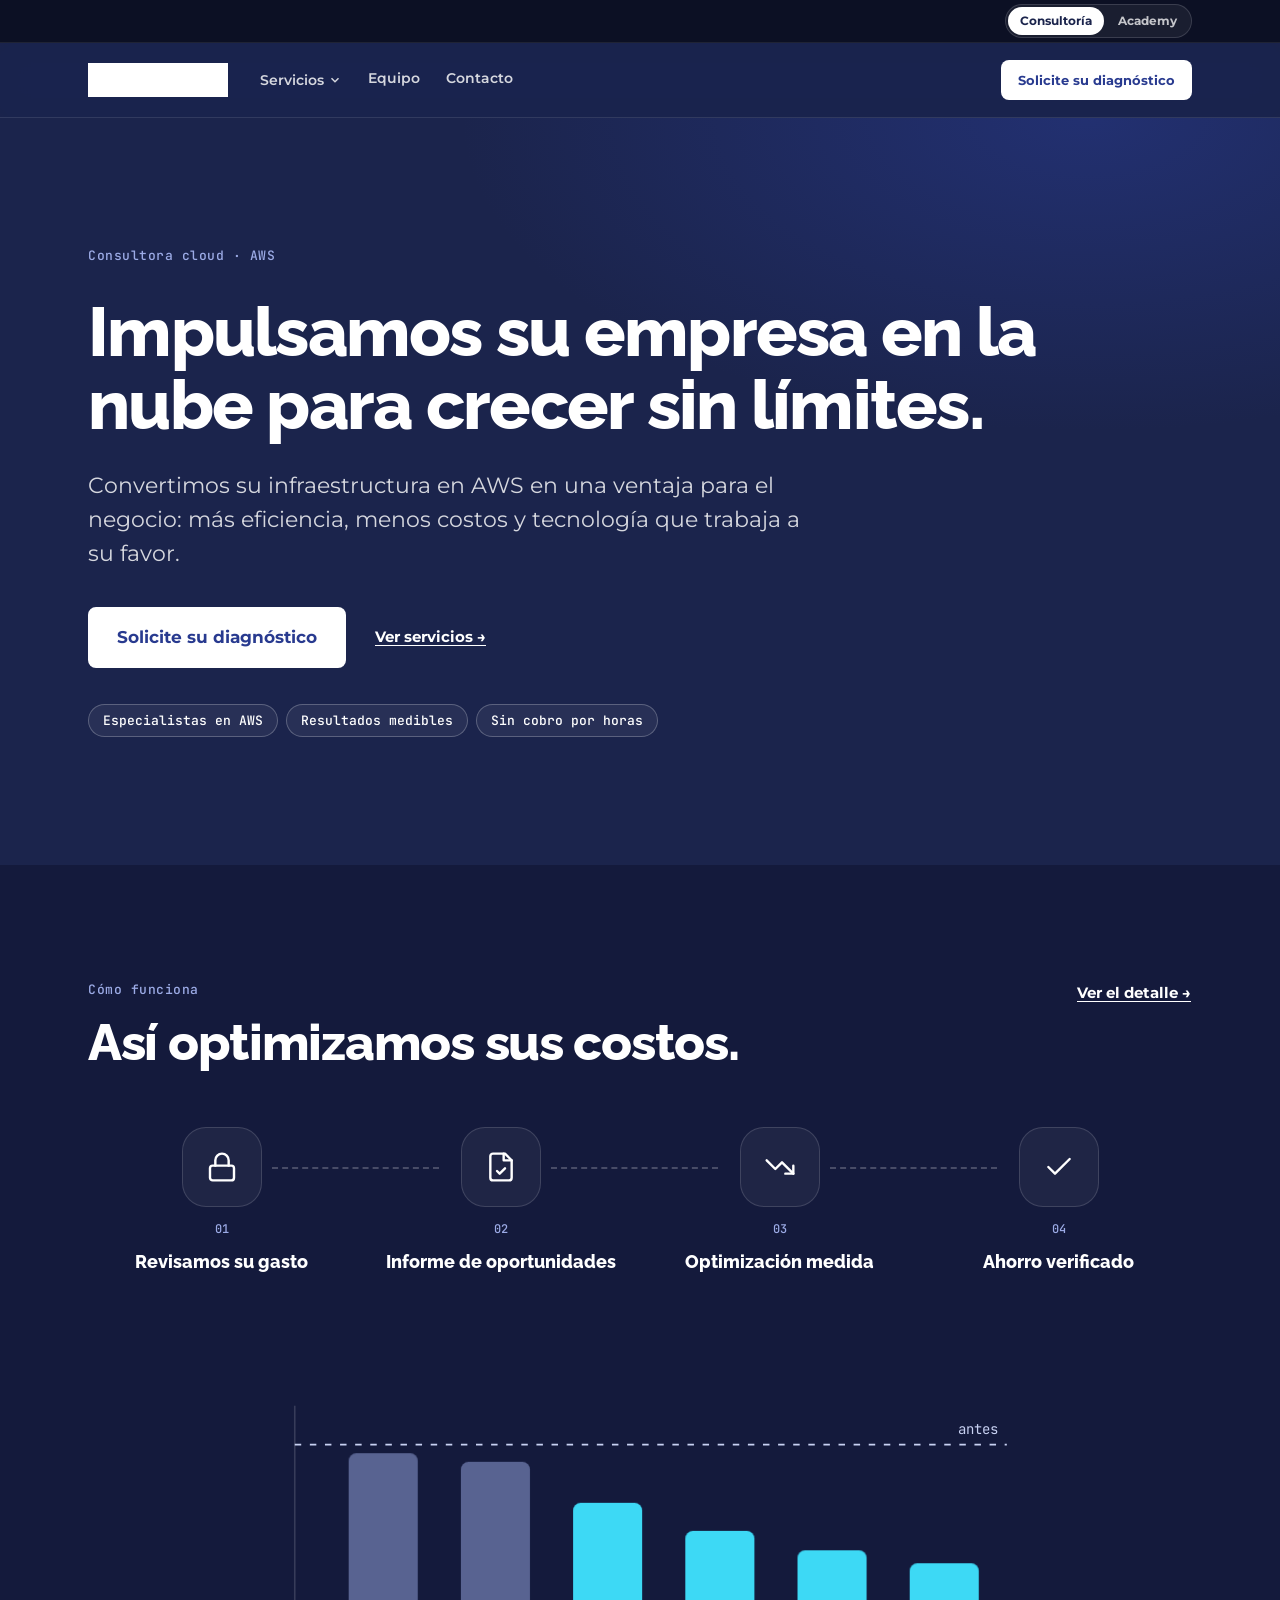
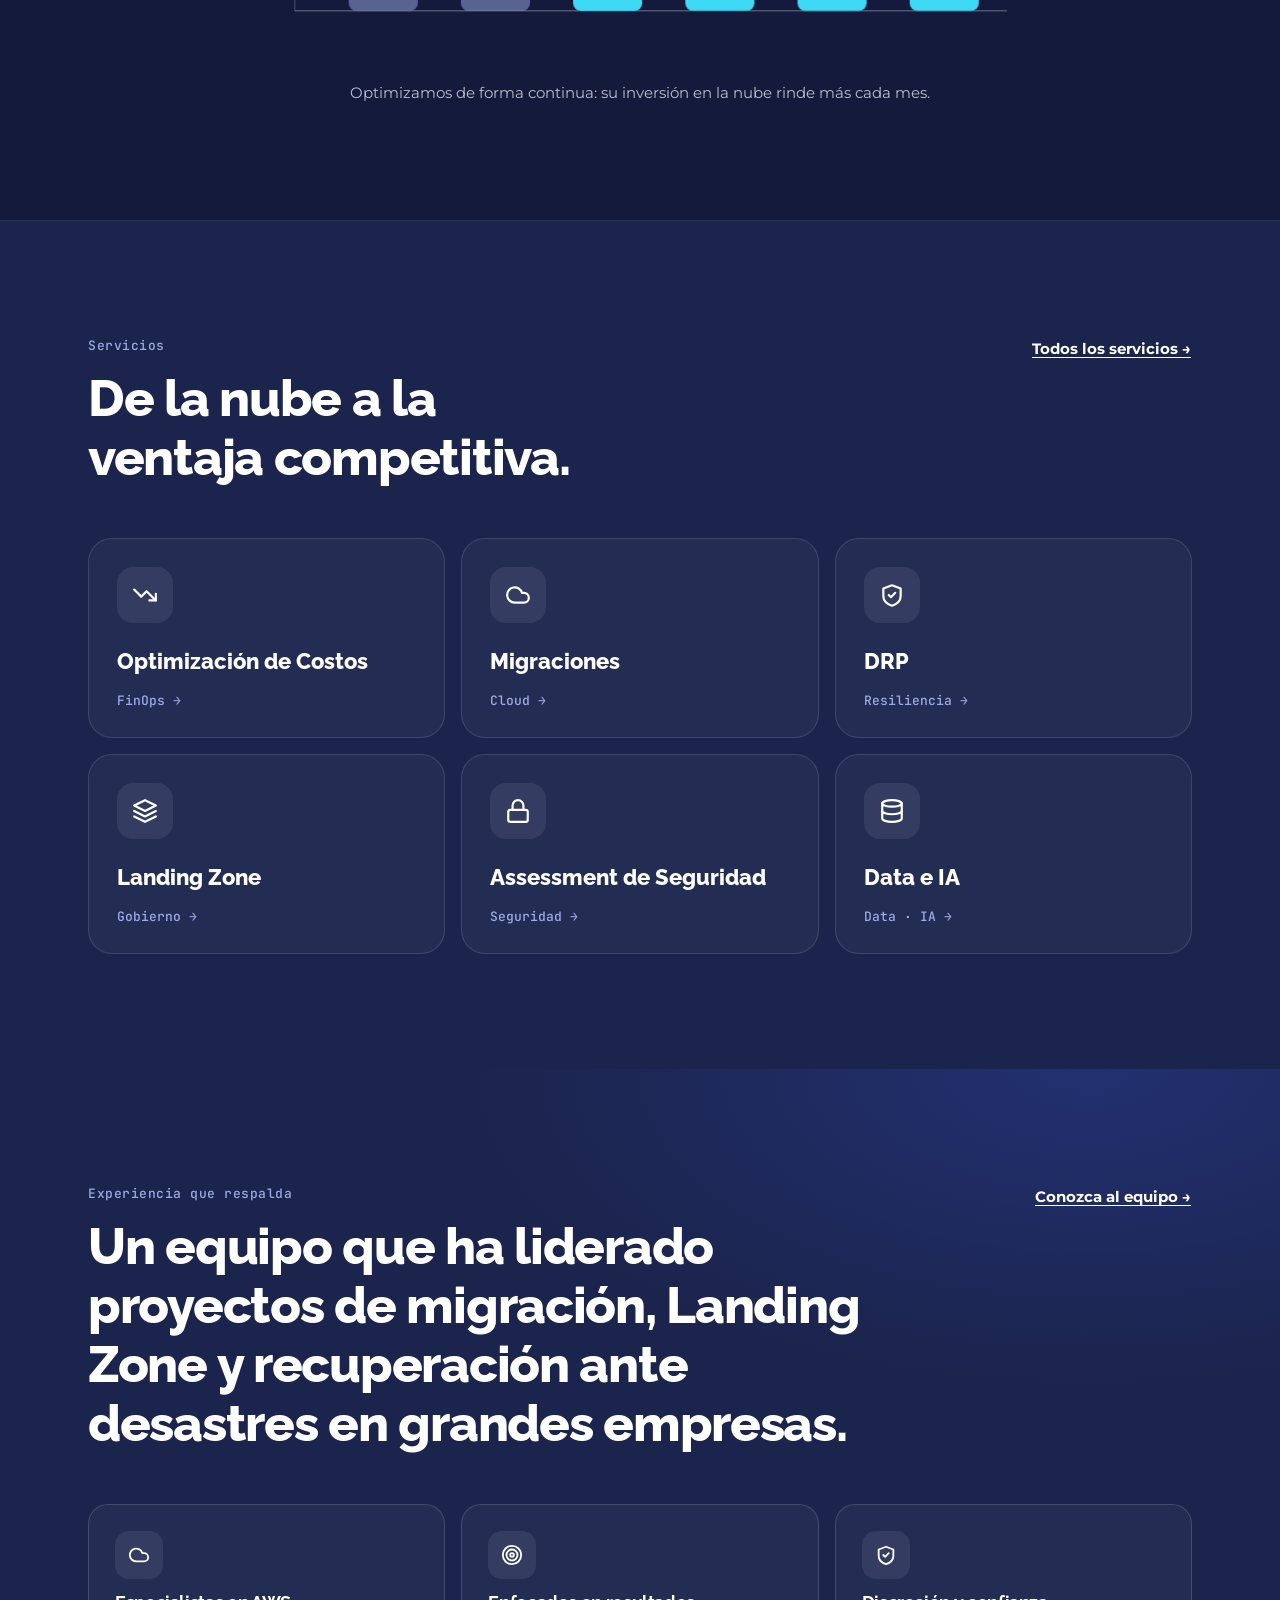
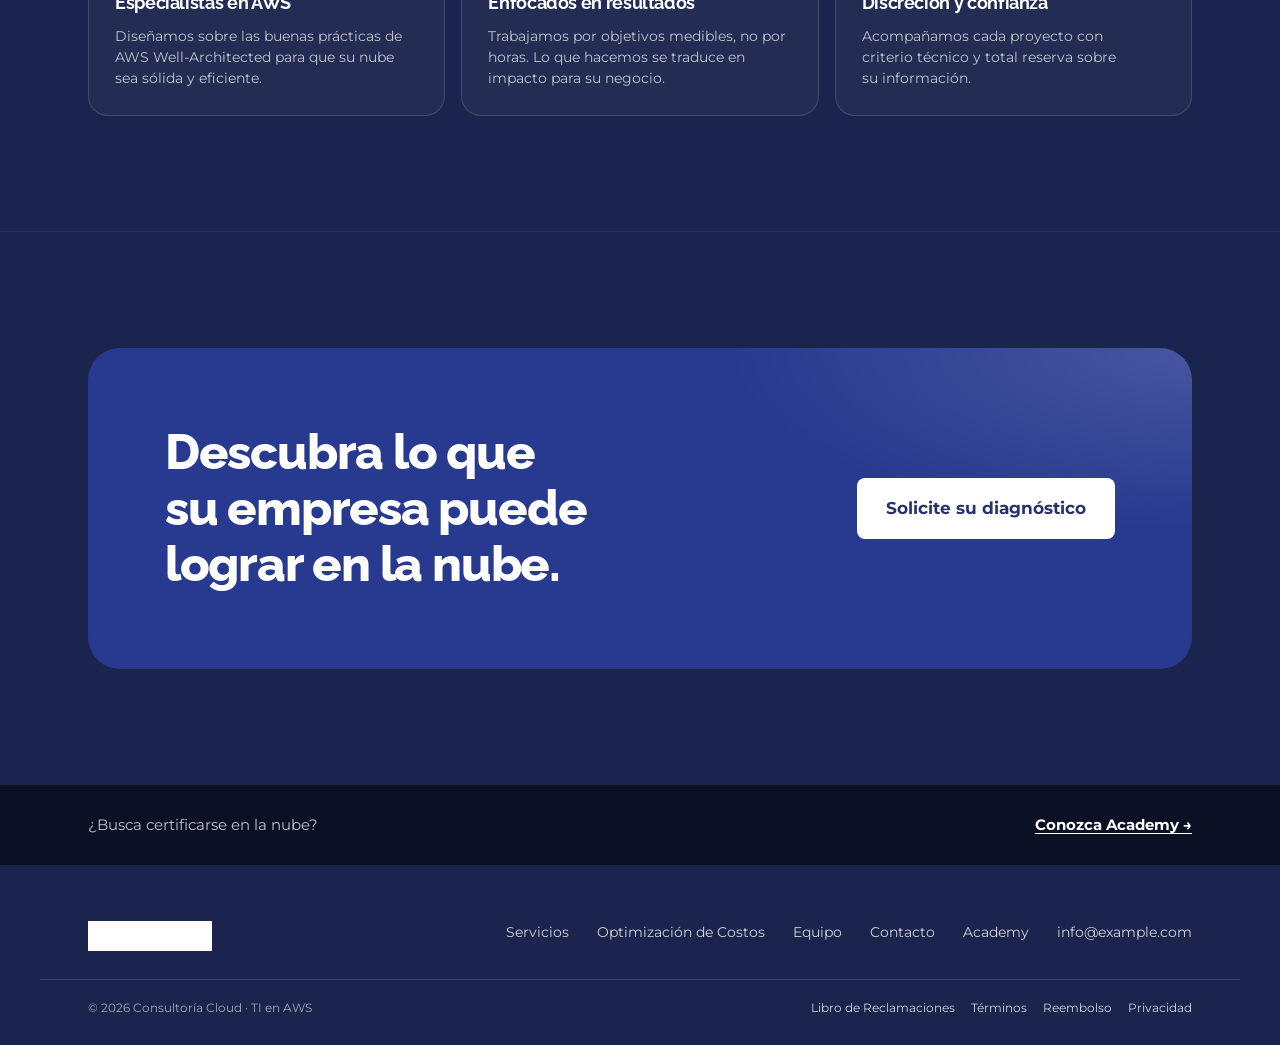
<file: site/index.html>
<!DOCTYPE html>
<html lang="es"><head><meta charset="utf-8"><meta name="viewport" content="width=device-width,initial-scale=1">
<title>Consultoría Cloud — Consultora cloud en AWS, data e IA para empresas</title>
<meta name="description" content="Consultora cloud especializada en AWS. Impulsamos su empresa en la nube para crecer: más eficiencia, menos costos y resultados medibles.">
<link rel="icon" href="assets/mark-color.png">
<link rel="preconnect" href="https://fonts.googleapis.com"><link rel="preconnect" href="https://fonts.gstatic.com" crossorigin>
<link rel="stylesheet" href="styles.css">
</head><body class="l-consultoria" data-line="consultoria">
<!-- Header y footer centralizados en site.js (variante "consultoria"). Lo de abajo es el respaldo sin JavaScript. -->
<header class="site-header" data-site-header="consultoria" data-current="inicio"><div class="site-header__inner"><a class="site-header__logo" href="index.html"><img src="assets/logo-horizontal-white.png" alt="Consultoría Cloud" height="34"></a><nav class="site-nav" aria-label="Principal"><a href="servicios.html">Servicios</a><a href="equipo.html">Equipo</a><a href="contacto.html">Contacto</a></nav></div></header>

<main id="contenido">

<!-- ============ HERO: tipográfico a todo el ancho, un solo mensaje ============ -->
<!-- TODO (opcional): video de fondo abstracto de 10–15 s, sin sonido, detrás del texto. -->
<section class="c-dark v-hero v-hero--wide" aria-labelledby="hero-title"><div class="container">
<div class="v-hero__copy">
<span class="eyebrow">Consultora cloud · AWS</span>
<h1 id="hero-title">Impulsamos su empresa en la nube para crecer sin límites.</h1>
<p class="v-sub">Convertimos su infraestructura en AWS en una ventaja para el negocio: más eficiencia, menos costos y tecnología que trabaja a su favor.</p>
<div class="v-hero__actions">
<a class="btn btn--primary btn--lg" href="optimizacion-de-costos.html#diagnostico" data-track="cta_diagnostico" data-track-pos="hero">Solicite su diagnóstico</a>
<a class="btn btn--link" href="servicios.html">Ver servicios →</a>
</div>
<div class="v-chips"><span class="v-chip">Especialistas en AWS</span><span class="v-chip">Resultados medibles</span><span class="v-chip">Sin cobro por horas</span></div>
</div>
</div></section>

<!-- ============ CÓMO FUNCIONA ============ -->
<section class="v-sec section--subtle" id="como-funciona" aria-labelledby="como-title" style="scroll-margin-top:90px"><div class="container">
<div class="v-head"><div class="stack" style="gap:12px"><span class="eyebrow">Cómo funciona</span><h2 id="como-title">Así optimizamos sus costos.</h2></div><a class="btn btn--link" href="optimizacion-de-costos.html">Ver el detalle →</a></div>
<!-- TODO: definir quién implementa los cambios (paso 3). -->
<ol class="steps-v">
<li><span class="steps-v__ic"><svg viewBox="0 0 24 24" width="32" height="32" fill="none" stroke="currentColor" stroke-width="1.8" stroke-linecap="round" stroke-linejoin="round" aria-hidden="true"><rect width="18" height="11" x="3" y="11" rx="2"/><path d="M7 11V7a5 5 0 0 1 10 0v4"/></svg></span><b>01</b><strong>Revisamos su gasto</strong></li>
<li><span class="steps-v__ic"><svg viewBox="0 0 24 24" width="32" height="32" fill="none" stroke="currentColor" stroke-width="1.8" stroke-linecap="round" stroke-linejoin="round" aria-hidden="true"><path d="M15 2H6a2 2 0 0 0-2 2v16a2 2 0 0 0 2 2h12a2 2 0 0 0 2-2V7Z"/><path d="M14 2v5h6"/><path d="m9 15 2 2 4-4"/></svg></span><b>02</b><strong>Informe de oportunidades</strong></li>
<li><span class="steps-v__ic"><svg viewBox="0 0 24 24" width="32" height="32" fill="none" stroke="currentColor" stroke-width="1.8" stroke-linecap="round" stroke-linejoin="round" aria-hidden="true"><path d="m22 17-8.5-8.5-5 5L2 7"/><path d="M16 17h6v-6"/></svg></span><b>03</b><strong>Optimización medida</strong></li>
<li><span class="steps-v__ic"><svg viewBox="0 0 24 24" width="32" height="32" fill="none" stroke="currentColor" stroke-width="1.8" stroke-linecap="round" stroke-linejoin="round" aria-hidden="true"><path d="M20 6 9 17l-5-5"/></svg></span><b>04</b><strong>Ahorro verificado</strong></li>
</ol>
<!-- Ilustración animada: la factura cloud baja mes a mes (sin cifras reales).
     TODO (opcional): reemplazar por un video real de 60-90 s cuando exista. -->
<figure class="viz" aria-label="Ilustración: la factura en la nube baja mes a mes tras la optimización">
<svg viewBox="0 0 760 300" role="img">
<line x1="60" y1="250" x2="720" y2="250" stroke="rgba(255,255,255,.25)" stroke-width="1.5"/>
<line x1="60" y1="60" x2="60" y2="250" stroke="rgba(255,255,255,.15)" stroke-width="1.5"/>
<path class="flowline" d="M60 96 H720" stroke="#C8D1F2" stroke-width="1.5" fill="none"/>
<text x="712" y="86" text-anchor="end" fill="#C8D1F2" font-family="JetBrains Mono, monospace" font-size="13">antes</text>
<rect class="bar" x="110" y="104" width="64" height="146" rx="7" fill="rgba(156,171,230,.5)" style="animation-delay:.05s"/>
<rect class="bar" x="214" y="112" width="64" height="138" rx="7" fill="rgba(156,171,230,.5)" style="animation-delay:.15s"/>
<rect class="bar" x="318" y="150" width="64" height="100" rx="7" fill="#3DD9F5" style="animation-delay:.3s"/>
<rect class="bar" x="422" y="176" width="64" height="74" rx="7" fill="#3DD9F5" style="animation-delay:.45s"/>
<rect class="bar" x="526" y="194" width="64" height="56" rx="7" fill="#3DD9F5" style="animation-delay:.6s"/>
<rect class="bar" x="630" y="206" width="64" height="44" rx="7" fill="#3DD9F5" style="animation-delay:.75s"/>
</svg>
<figcaption>Optimizamos de forma continua: su inversión en la nube rinde más cada mes.</figcaption>
</figure>
</div></section>

<!-- ============ SERVICIOS ============ -->
<section class="v-sec" aria-labelledby="sol-title"><div class="container">
<div class="v-head"><div class="stack" style="gap:12px"><span class="eyebrow">Servicios</span><h2 id="sol-title">De la nube a la ventaja competitiva.</h2></div><a class="btn btn--link" href="servicios.html">Todos los servicios →</a></div>
<div class="tiles">
<a class="tile" href="optimizacion-de-costos.html"><span class="tile__ic"><svg viewBox="0 0 24 24" width="26" height="26" fill="none" stroke="currentColor" stroke-width="2" stroke-linecap="round" stroke-linejoin="round" aria-hidden="true"><path d="m22 17-8.5-8.5-5 5L2 7"/><path d="M16 17h6v-6"/></svg></span><span class="tile__t">Optimización de Costos</span><span class="tile__go">FinOps →</span></a>
<a class="tile" href="migraciones.html"><span class="tile__ic"><svg viewBox="0 0 24 24" width="26" height="26" fill="none" stroke="currentColor" stroke-width="2" stroke-linecap="round" stroke-linejoin="round" aria-hidden="true"><path d="M17.5 19H9a7 7 0 1 1 6.71-9h1.79a4.5 4.5 0 1 1 0 9Z"/></svg></span><span class="tile__t">Migraciones</span><span class="tile__go">Cloud →</span></a>
<a class="tile" href="drp.html"><span class="tile__ic"><svg viewBox="0 0 24 24" width="26" height="26" fill="none" stroke="currentColor" stroke-width="2" stroke-linecap="round" stroke-linejoin="round" aria-hidden="true"><path d="M20 13c0 5-3.5 7.5-8 9-4.5-1.5-8-4-8-9V6l8-3 8 3Z"/><path d="m9 12 2 2 4-4"/></svg></span><span class="tile__t">DRP</span><span class="tile__go">Resiliencia →</span></a>
<a class="tile" href="landing-zone.html"><span class="tile__ic"><svg viewBox="0 0 24 24" width="26" height="26" fill="none" stroke="currentColor" stroke-width="2" stroke-linecap="round" stroke-linejoin="round" aria-hidden="true"><path d="m12 2 10 5-10 5L2 7Z"/><path d="m2 17 10 5 10-5"/><path d="m2 12 10 5 10-5"/></svg></span><span class="tile__t">Landing Zone</span><span class="tile__go">Gobierno →</span></a>
<a class="tile" href="assessment-de-seguridad.html"><span class="tile__ic"><svg viewBox="0 0 24 24" width="26" height="26" fill="none" stroke="currentColor" stroke-width="2" stroke-linecap="round" stroke-linejoin="round" aria-hidden="true"><rect width="18" height="11" x="3" y="11" rx="2"/><path d="M7 11V7a5 5 0 0 1 10 0v4"/></svg></span><span class="tile__t">Assessment de Seguridad</span><span class="tile__go">Seguridad →</span></a>
<a class="tile" href="servicios.html#data"><span class="tile__ic"><svg viewBox="0 0 24 24" width="26" height="26" fill="none" stroke="currentColor" stroke-width="2" stroke-linecap="round" stroke-linejoin="round" aria-hidden="true"><ellipse cx="12" cy="5" rx="9" ry="3"/><path d="M3 5v14a9 3 0 0 0 18 0V5"/><path d="M3 12a9 3 0 0 0 18 0"/></svg></span><span class="tile__t">Data e IA</span><span class="tile__go">Data · IA →</span></a>
</div>
</div></section>

<!-- ============ EQUIPO (texto aprobado; sin nombres ni clientes) ============ -->
<section class="v-sec c-dark" aria-labelledby="equipo-title"><div class="container">
<div class="v-head"><div class="stack" style="gap:12px"><span class="eyebrow" id="equipo-title">Experiencia que respalda</span><h2 class="v-quote" style="max-width:820px">Un equipo que ha liderado proyectos de migración, Landing Zone y recuperación ante desastres en grandes empresas.</h2></div><a class="btn btn--link" href="equipo.html">Conozca al equipo →</a></div>
<div class="pillars">
<div class="pillar"><span class="pillar__ic" data-icon="cloud" data-size="22"></span><h3>Especialistas en AWS</h3><p>Diseñamos sobre las buenas prácticas de AWS Well-Architected para que su nube sea sólida y eficiente.</p></div>
<div class="pillar"><span class="pillar__ic" data-icon="target" data-size="22"></span><h3>Enfocados en resultados</h3><p>Trabajamos por objetivos medibles, no por horas. Lo que hacemos se traduce en impacto para su negocio.</p></div>
<div class="pillar"><span class="pillar__ic" data-icon="shield" data-size="22"></span><h3>Discreción y confianza</h3><p>Acompañamos cada proyecto con criterio técnico y total reserva sobre su información.</p></div>
</div>
</div></section>

<!-- ============ ACCIÓN FINAL ============ -->
<section class="v-sec" aria-labelledby="cta-title"><div class="container"><div class="v-cta">
<h2 id="cta-title">Descubra lo que su empresa puede lograr en la nube.</h2>
<a class="btn btn--inverse btn--lg" href="optimizacion-de-costos.html#diagnostico" data-track="cta_diagnostico" data-track-pos="cta_final">Solicite su diagnóstico</a>
</div></div></section>

<section class="bridge" aria-label="Academy"><div class="container bridge__inner">
<p>¿Busca certificarse en la nube?</p>
<a href="academy.html" data-track="puente_academy">Conozca Academy →</a>
</div></section>

</main>
<footer class="site-footer" data-site-footer="consultoria"><div class="site-footer__legal"><div><a href="academy.html">Academy</a><a href="#" target="_blank" rel="noopener">Libro de reclamaciones</a><a href="terminos.html">Términos</a><a href="politica-reembolso.html">Reembolso</a><a href="privacidad.html">Privacidad</a></div></div></footer>
<script src="config.js"></script><script src="site.js"></script></body></html>
</file>
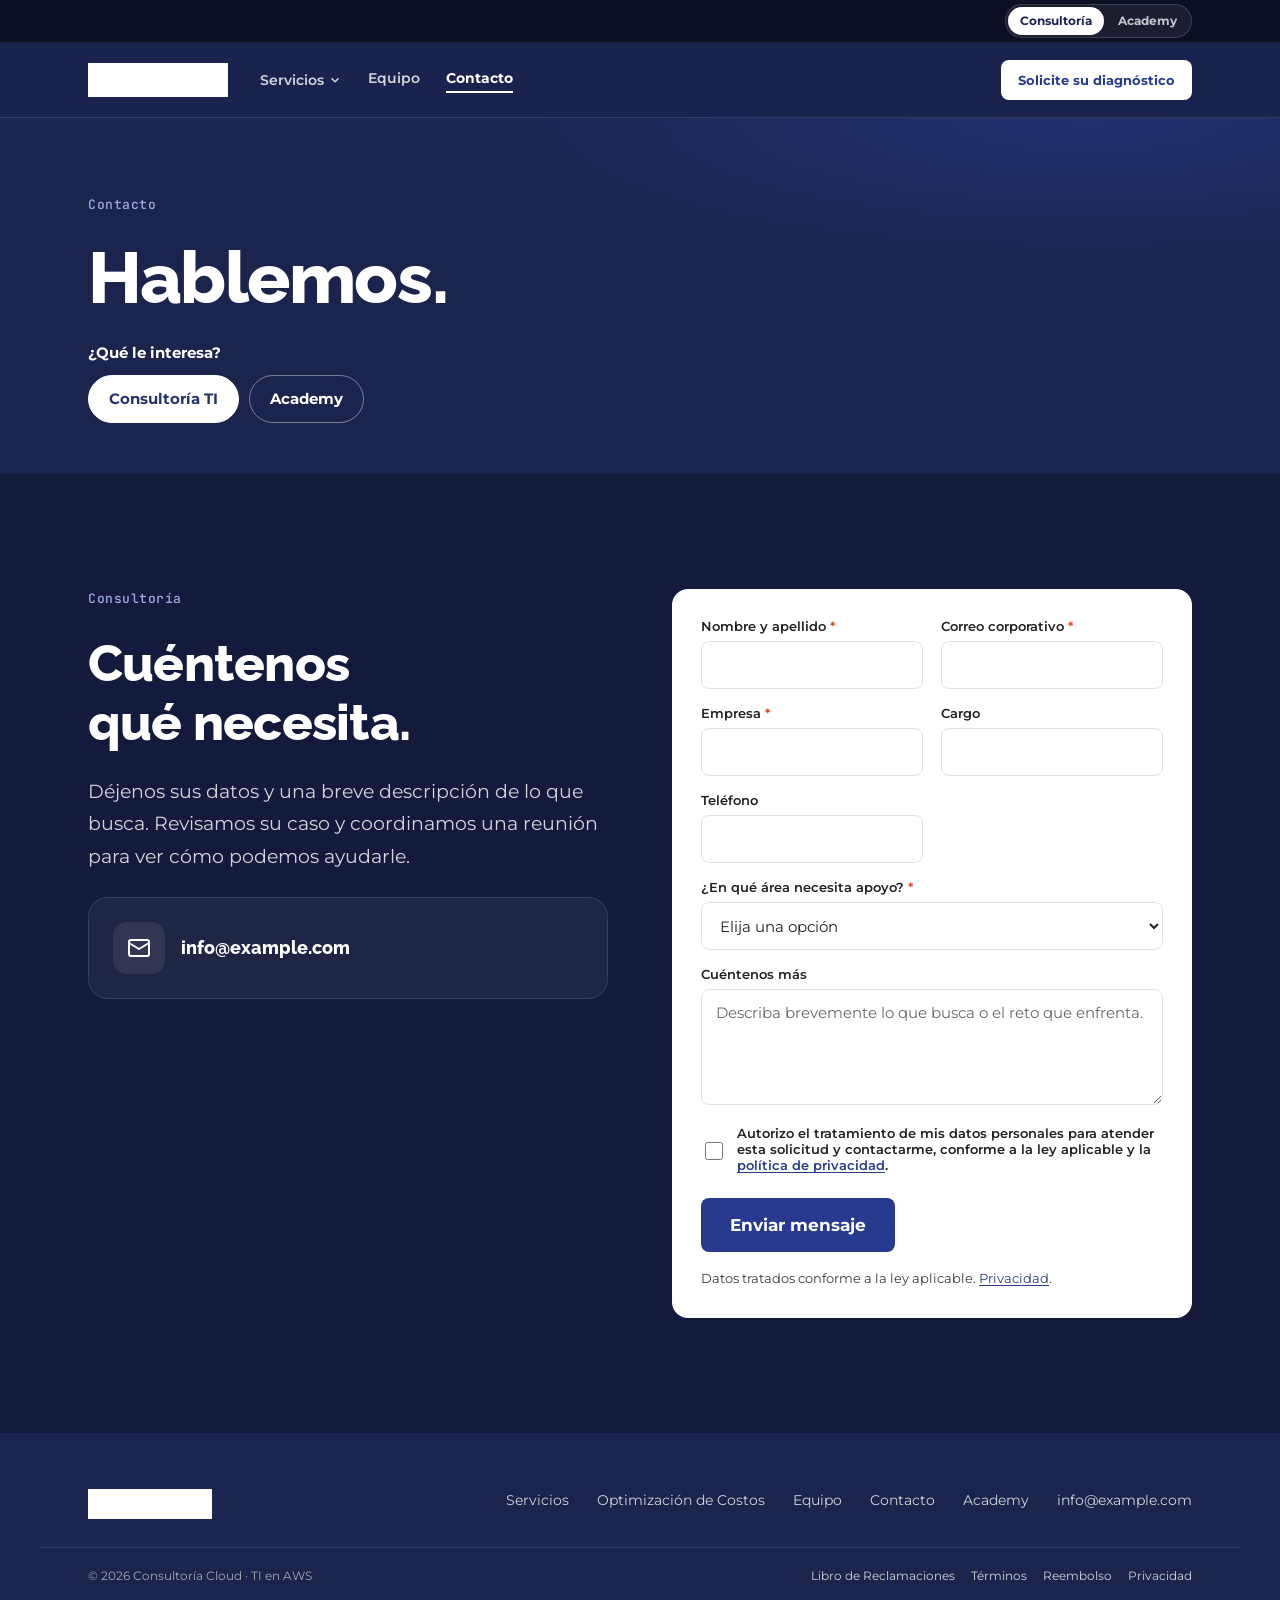
<file: site/contacto.html>
<!DOCTYPE html>
<html lang="es"><head><meta charset="utf-8"><meta name="viewport" content="width=device-width,initial-scale=1">
<title>Contacto — Consultoría Cloud</title>
<meta name="description" content="Solicite su diagnóstico de ahorro en AWS (Consultoría) o hable con un asesor de Academy.">
<link rel="icon" href="assets/mark-color.png">
<link rel="preconnect" href="https://fonts.googleapis.com"><link rel="preconnect" href="https://fonts.gstatic.com" crossorigin>
<link rel="stylesheet" href="styles.css">
</head><body class="l-consultoria" data-line="consultoria">
<!-- Header y footer: site.js los cambia según el interés elegido (consultoria / academy).
     Preselección por URL: contacto.html?linea=academy  ·  contacto.html?linea=consultoria (por defecto). -->
<header class="site-header" data-site-header="consultoria" data-current="contacto" data-cta-href="#diagnostico"><div class="site-header__inner"><a class="site-header__logo" href="index.html"><img src="assets/logo-horizontal-white.png" alt="Consultoría Cloud" height="34"></a></div></header>

<main id="contenido">
<section class="c-dark c-page-hero" aria-labelledby="page-title"><div class="container"><div class="c-page-hero__copy" style="gap:24px">
<span class="eyebrow">Contacto</span>
<h1 id="page-title" style="font-size:clamp(42px,5.6vw,72px)">Hablemos.</h1>
<form data-interest onsubmit="return false">
<fieldset class="interest">
<legend>¿Qué le interesa?</legend>
<div class="interest__opts">
<label class="interest__opt"><input type="radio" name="interes" value="consultoria" checked><span>Consultoría TI</span></label>
<label class="interest__opt"><input type="radio" name="interes" value="academy"><span>Academy</span></label>
</div>
</fieldset>
</form>
</div></div></section>

<!-- ============ PANEL CONSULTORÍA ============ -->
<div data-panel="consultoria">
<section class="v-sec section--subtle" id="diagnostico" aria-labelledby="diag-title" style="scroll-margin-top:90px"><div class="container v-split" style="align-items:start">
<div class="stack" style="gap:24px">
<span class="eyebrow">Consultoría</span>
<h2 id="diag-title" style="font-size:clamp(32px,4vw,52px)">Cuéntenos qué necesita.</h2>
<p class="v-prose">Déjenos sus datos y una breve descripción de lo que busca. Revisamos su caso y coordinamos una reunión para ver cómo podemos ayudarle.</p>
<div class="icon-row__it"><span data-icon="mail" data-size="24"></span><strong><a href="mailto:info@example.com" data-config-k="email" data-mailto="">info@example.com</a></strong></div>
</div>
<div class="gform">
<!-- TODO: pegar URL del Google Form embebible en config.js → ABC_CONSULTORIA.googleFormEmbedUrl -->
<div data-gform></div>
<div class="gform__pending" data-gform-pending>
<h3>Formulario disponible en breve</h3>
<p>Escríbanos a <a href="mailto:info@example.com?subject=Diagn%C3%B3stico%20de%20ahorro%20AWS" data-config-k="email" data-mailto="?subject=Diagn%C3%B3stico%20de%20ahorro%20AWS">info@example.com</a>.</p>
</div>
<!-- TODO: revisión legal de privacidad.html para cubrir los datos del formulario de Consultoría. -->
<p class="gform__legal">Datos tratados conforme a la ley aplicable. <a href="privacidad.html">Privacidad</a>.</p>
</div>
</div></section>
</div>

<!-- ============ PANEL ACADEMY (WhatsApp y agenda; tono de Academy) ============ -->
<div data-panel="academy" hidden>
<section class="v-sec section--subtle"><div class="container">
<div class="tiles">
<a class="tile" data-link="wa-comercial" href="https://api.whatsapp.com/send/?phone=000000000000" target="_blank" rel="noopener"><span class="tile__ic" style="background:#25D366;color:#0B3B22" data-icon="whatsapp" data-size="26"></span><span class="tile__t">WhatsApp</span><span class="tile__go">Escríbenos →</span></a>
<a class="tile" href="#" target="_blank" rel="noopener"><span class="tile__ic" data-icon="users" data-size="26"></span><span class="tile__t">Asesor académico</span><span class="tile__go">Agenda gratis →</span></a>
<a class="tile" href="cursos.html"><span class="tile__ic" data-icon="book" data-size="26"></span><span class="tile__t">Ver cursos</span><span class="tile__go">Academy →</span></a>
</div>
</div></section>
</div>
</main>
<footer class="site-footer" data-site-footer="consultoria"><div class="site-footer__legal"><div><a href="index.html">Consultoría Cloud</a><a href="academy.html">Academy</a><a href="#" target="_blank" rel="noopener">Libro de reclamaciones</a><a href="terminos.html">Términos</a><a href="politica-reembolso.html">Reembolso</a><a href="privacidad.html">Privacidad</a></div></div></footer>
<a class="wa-float" data-link="wa" data-course="Consulta desde la web" href="https://api.whatsapp.com/send/?phone=000000000000&amp;text=Hola%2C%20vengo%20de%20la%20web%20y%20quiero%20informaci%C3%B3n%20sobre%3A%20Consulta%20desde%20la%20web" aria-label="Hablar con un asesor por WhatsApp" hidden><span data-icon="whatsapp" data-size="28"></span></a>
<script src="config.js"></script><script src="site.js"></script></body></html>
</file>
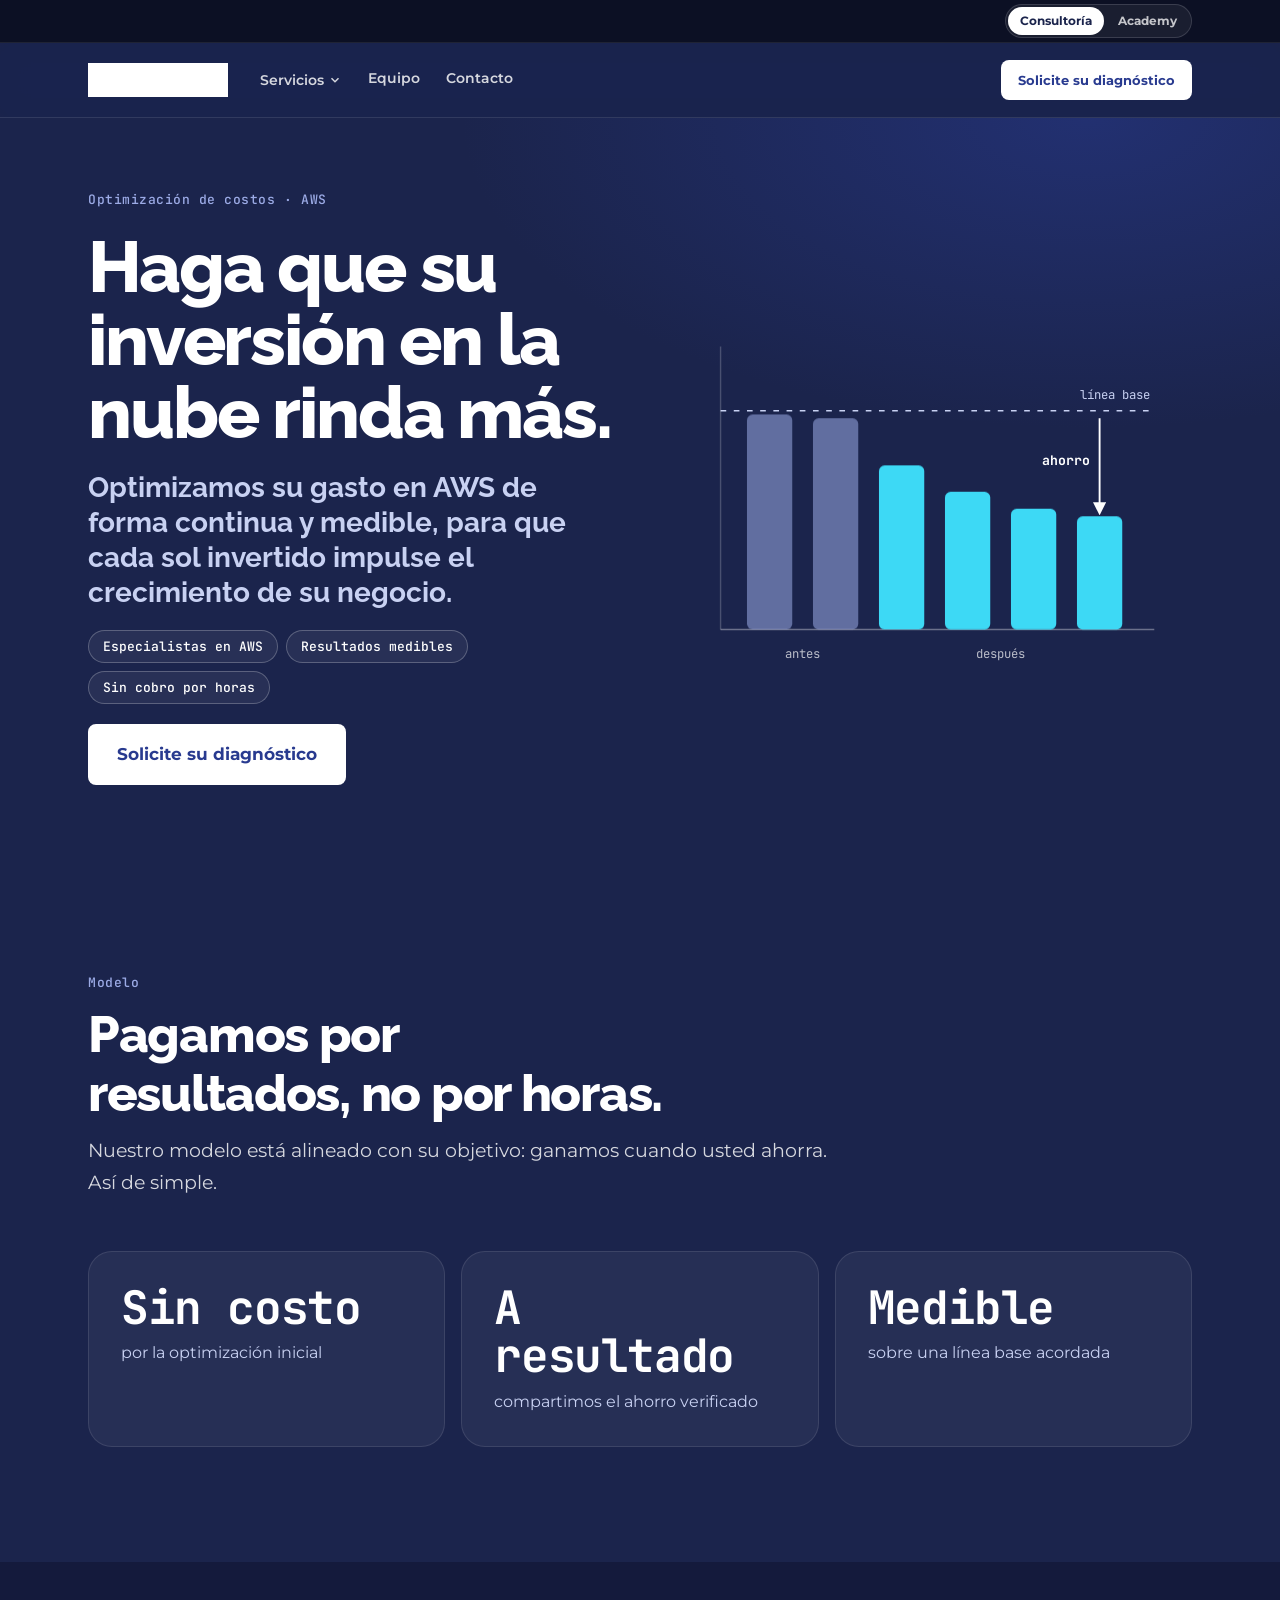
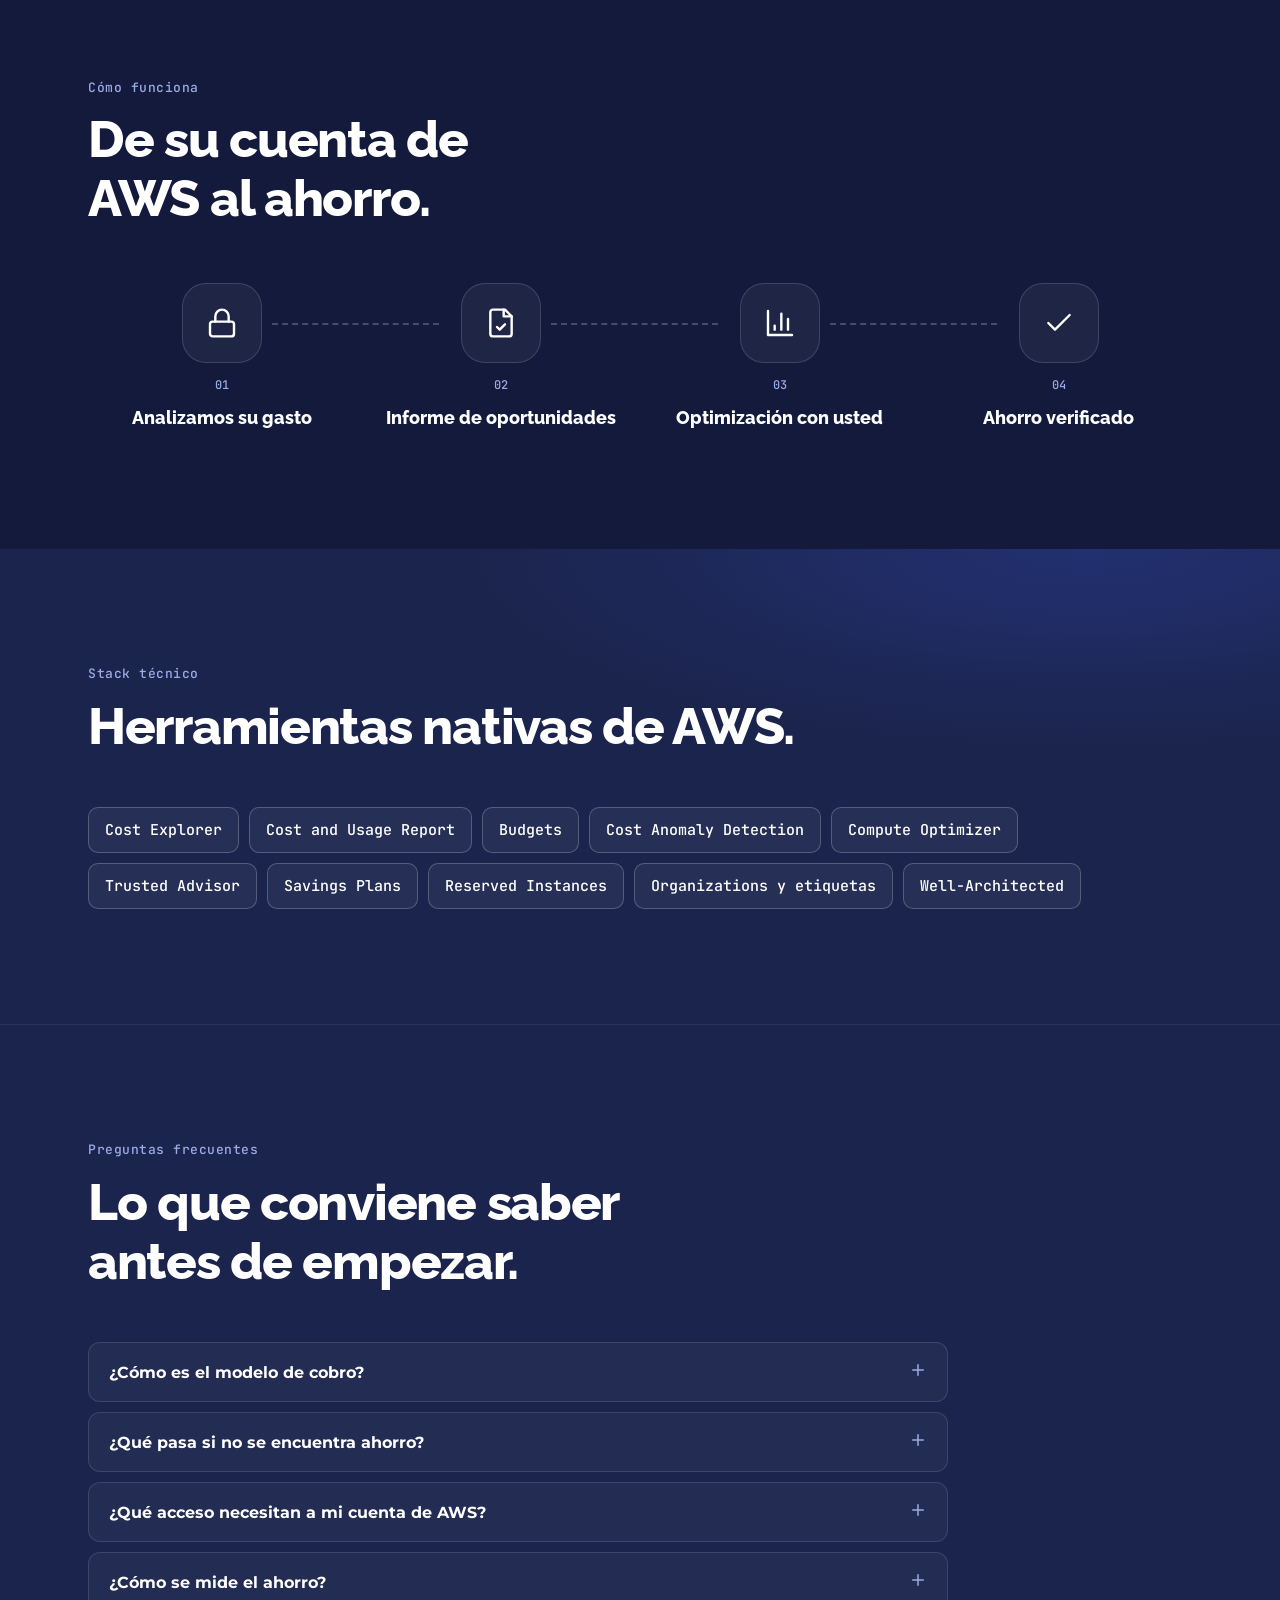
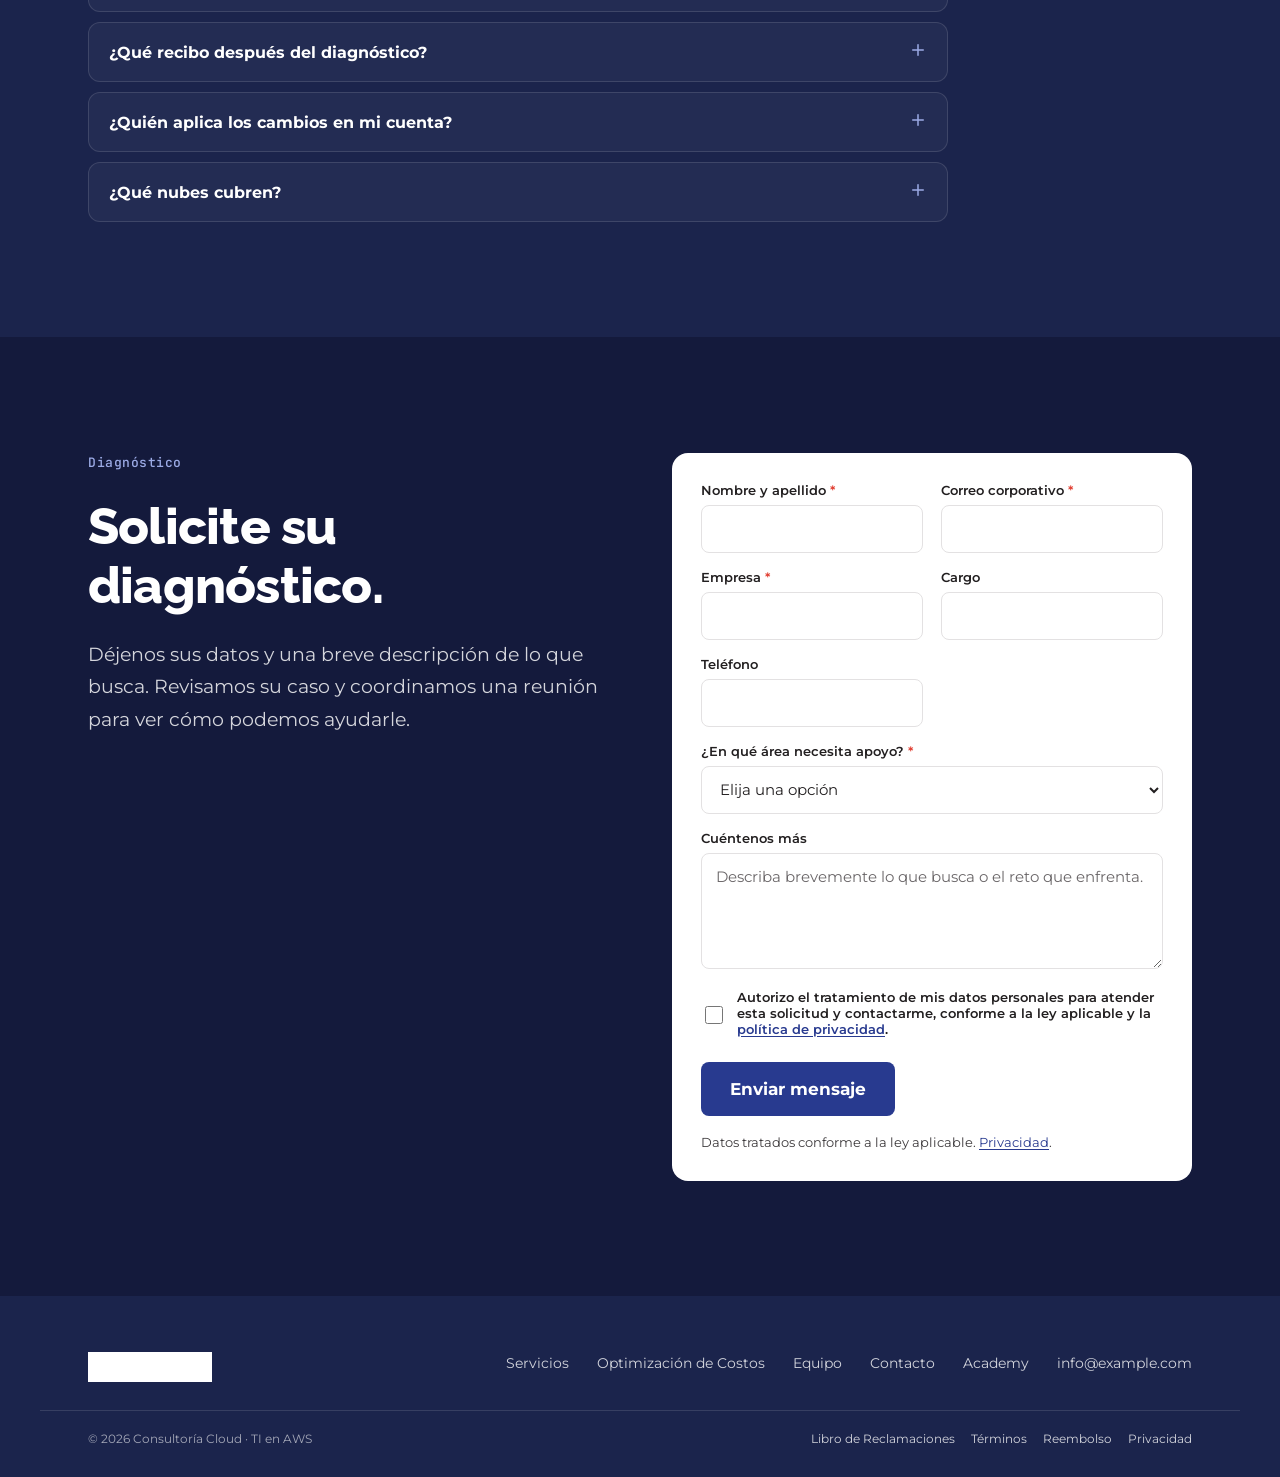
<file: site/optimizacion-de-costos.html>
<!DOCTYPE html>
<html lang="es"><head><meta charset="utf-8"><meta name="viewport" content="width=device-width,initial-scale=1">
<title>Optimización de costos AWS (FinOps) — Consultoría Cloud</title>
<meta name="description" content="Optimización de costos en AWS (FinOps): hacemos que su inversión en la nube rinda más, con un modelo basado en resultados medibles, no en horas.">
<link rel="icon" href="assets/mark-color.png">
<link rel="preconnect" href="https://fonts.googleapis.com"><link rel="preconnect" href="https://fonts.gstatic.com" crossorigin>
<link rel="stylesheet" href="styles.css">
</head><body class="l-consultoria" data-line="consultoria">
<!-- Landing de pauta. Sin topbar de preventa. Una sola acción: pedir el diagnóstico (#diagnostico). -->
<header class="site-header" data-site-header="consultoria" data-current="costos" data-cta-href="#diagnostico"><div class="site-header__inner"><a class="site-header__logo" href="index.html"><img src="assets/logo-horizontal-white.png" alt="Consultoría Cloud" height="34"></a></div></header>

<main id="contenido">

<!-- ============ HERO ============ -->
<section class="c-dark v-hero" aria-labelledby="hero-title"><div class="container v-hero__grid">
<div class="v-hero__copy">
<span class="eyebrow">Optimización de costos · AWS</span>
<h1 id="hero-title">Haga que su inversión en la nube rinda más.</h1>
<p class="v-sub">Optimizamos su gasto en AWS de forma continua y medible, para que cada sol invertido impulse el crecimiento de su negocio.</p>
<div class="v-chips"><span class="v-chip">Especialistas en AWS</span><span class="v-chip">Resultados medibles</span><span class="v-chip">Sin cobro por horas</span></div>
<a class="btn btn--primary btn--lg" href="#diagnostico" data-track="cta_diagnostico" data-track-pos="hero_landing">Solicite su diagnóstico</a>
</div>
<div class="v-art">
<svg viewBox="0 0 560 420" role="img" aria-label="Ilustración: la factura de AWS baja por debajo de la línea base">
<defs><marker id="flecha" viewBox="0 0 10 10" refX="5" refY="5" markerWidth="7" markerHeight="7" orient="auto-start-reverse"><path d="M0 0 L10 5 L0 10 Z" fill="#fff"/></marker></defs>
<path d="M60 360 H520" stroke="rgba(255,255,255,.35)" stroke-width="1.5"/>
<path d="M60 60 V360" stroke="rgba(255,255,255,.2)" stroke-width="1.5"/>
<path class="flowline" d="M60 128 H520" stroke="#C8D1F2" stroke-width="1.5" fill="none"/>
<text x="516" y="116" text-anchor="end" fill="#C8D1F2" font-family="JetBrains Mono, monospace" font-size="13">línea base</text>
<rect class="bar" x="88" y="132" width="48" height="228" rx="6" fill="rgba(156,171,230,.55)" style="animation-delay:.05s"/>
<rect class="bar" x="158" y="136" width="48" height="224" rx="6" fill="rgba(156,171,230,.55)" style="animation-delay:.15s"/>
<rect class="bar" x="228" y="186" width="48" height="174" rx="6" fill="#3DD9F5" style="animation-delay:.25s"/>
<rect class="bar" x="298" y="214" width="48" height="146" rx="6" fill="#3DD9F5" style="animation-delay:.35s"/>
<rect class="bar" x="368" y="232" width="48" height="128" rx="6" fill="#3DD9F5" style="animation-delay:.45s"/>
<rect class="bar" x="438" y="240" width="48" height="120" rx="6" fill="#3DD9F5" style="animation-delay:.55s"/>
<path d="M462 136 V232" stroke="#fff" stroke-width="2" marker-end="url(#flecha)"/>
<text x="452" y="186" text-anchor="end" fill="#fff" font-family="JetBrains Mono, monospace" font-size="14" font-weight="700">ahorro</text>
<text x="147" y="390" text-anchor="middle" fill="rgba(255,255,255,.7)" font-family="JetBrains Mono, monospace" font-size="13">antes</text>
<text x="357" y="390" text-anchor="middle" fill="rgba(255,255,255,.7)" font-family="JetBrains Mono, monospace" font-size="13">después</text>
</svg>
</div>
</div></section>

<!-- ============ MODELO ============ -->
<section class="v-sec" aria-labelledby="modelo-title"><div class="container">
<div class="v-head"><div class="stack" style="gap:12px"><span class="eyebrow">Modelo</span><h2 id="modelo-title">Pagamos por resultados, no por horas.</h2><p class="v-prose">Nuestro modelo está alineado con su objetivo: ganamos cuando usted ahorra. Así de simple.</p></div></div>
<div class="model">
<div class="model__it"><span class="model__big">Sin costo</span><span class="model__lbl">por la optimización inicial</span></div>
<div class="model__it"><span class="model__big">A resultado</span><span class="model__lbl">compartimos el ahorro verificado</span></div>
<div class="model__it"><span class="model__big">Medible</span><span class="model__lbl">sobre una línea base acordada</span></div>
</div>
</div></section>

<!-- ============ CÓMO FUNCIONA ============ -->
<section class="v-sec section--subtle" id="como-funciona" aria-labelledby="como-title" style="scroll-margin-top:90px"><div class="container">
<div class="v-head"><div class="stack" style="gap:12px"><span class="eyebrow">Cómo funciona</span><h2 id="como-title">De su cuenta de AWS al ahorro.</h2></div></div>
<!-- TODO: definir quién implementa los cambios (paso 3). -->
<ol class="steps-v">
<li><span class="steps-v__ic"><svg viewBox="0 0 24 24" width="32" height="32" fill="none" stroke="currentColor" stroke-width="1.8" stroke-linecap="round" stroke-linejoin="round" aria-hidden="true"><rect width="18" height="11" x="3" y="11" rx="2"/><path d="M7 11V7a5 5 0 0 1 10 0v4"/></svg></span><b>01</b><strong>Analizamos su gasto</strong></li>
<li><span class="steps-v__ic"><svg viewBox="0 0 24 24" width="32" height="32" fill="none" stroke="currentColor" stroke-width="1.8" stroke-linecap="round" stroke-linejoin="round" aria-hidden="true"><path d="M15 2H6a2 2 0 0 0-2 2v16a2 2 0 0 0 2 2h12a2 2 0 0 0 2-2V7Z"/><path d="M14 2v5h6"/><path d="m9 15 2 2 4-4"/></svg></span><b>02</b><strong>Informe de oportunidades</strong></li>
<li><span class="steps-v__ic"><svg viewBox="0 0 24 24" width="32" height="32" fill="none" stroke="currentColor" stroke-width="1.8" stroke-linecap="round" stroke-linejoin="round" aria-hidden="true"><path d="M3 3v18h18"/><path d="M18 17V9"/><path d="M13 17V5"/><path d="M8 17v-3"/></svg></span><b>03</b><strong>Optimización con usted</strong></li>
<li><span class="steps-v__ic"><svg viewBox="0 0 24 24" width="32" height="32" fill="none" stroke="currentColor" stroke-width="1.8" stroke-linecap="round" stroke-linejoin="round" aria-hidden="true"><path d="M20 6 9 17l-5-5"/></svg></span><b>04</b><strong>Ahorro verificado</strong></li>
</ol>
</div></section>

<!-- ============ STACK TÉCNICO ============ -->
<!-- TODO: validar con el equipo técnico la lista de herramientas. Solo herramientas y prácticas públicas de AWS. -->
<section class="v-sec c-dark" aria-labelledby="stack-title"><div class="container">
<div class="v-head"><div class="stack" style="gap:12px"><span class="eyebrow">Stack técnico</span><h2 id="stack-title">Herramientas nativas de AWS.</h2></div></div>
<ul class="big-chips">
<li>Cost Explorer</li><li>Cost and Usage Report</li><li>Budgets</li><li>Cost Anomaly Detection</li><li>Compute Optimizer</li><li>Trusted Advisor</li><li>Savings Plans</li><li>Reserved Instances</li><li>Organizations y etiquetas</li><li>Well-Architected</li>
</ul>
</div></section>

<!-- ============ PREGUNTAS ============ -->
<section class="v-sec" id="preguntas" aria-labelledby="faq-title" style="scroll-margin-top:90px"><div class="container">
<div class="v-head"><div class="stack" style="gap:12px"><span class="eyebrow">Preguntas frecuentes</span><h2 id="faq-title">Lo que conviene saber antes de empezar.</h2></div></div>
<div class="faq">
<details class="acc"><summary class="acc__head">¿Cómo es el modelo de cobro?<span data-icon="plus" data-size="18"></span></summary><div class="acc__body"><p>Trabajamos por resultados, no por horas: nuestro cobro se calcula sobre el ahorro verificado. Durante el diagnóstico definimos juntos la modalidad y el plazo que mejor se ajustan a su caso, y todo queda por escrito antes de empezar.</p></div></details>
<details class="acc"><summary class="acc__head">¿Qué pasa si no se encuentra ahorro?<span data-icon="plus" data-size="18"></span></summary><div class="acc__body"><p>Nuestro modelo está alineado con su resultado: cobramos sobre el ahorro que se puede medir contra la línea base acordada. Si no hay ahorro verificable, usted no asume ese costo.</p></div></details>
<details class="acc"><summary class="acc__head">¿Qué acceso necesitan a mi cuenta de AWS?<span data-icon="plus" data-size="18"></span></summary><div class="acc__body"><p>Un rol de solo lectura sobre la facturación y el uso de sus cuentas. No accedemos a los datos de sus aplicaciones ni hacemos cambios sin su aprobación. Antes de empezar firmamos un acuerdo de confidencialidad (NDA).</p></div></details>
<!-- TODO: completar con la regla definitiva de medición (línea base, ajuste por crecimiento, exclusiones, Savings Plans / RI). -->
<details class="acc"><summary class="acc__head">¿Cómo se mide el ahorro?<span data-icon="plus" data-size="18"></span></summary><div class="acc__body"><p>Antes de empezar acordamos por escrito una línea base: cuánto gasta hoy su empresa en AWS. Cada mes comparamos el gasto real contra esa línea base y le enviamos un reporte con el ahorro obtenido. Las reglas de medición quedan en el contrato, para que ambas partes vean la misma cifra.</p></div></details>
<details class="acc"><summary class="acc__head">¿Qué recibo después del diagnóstico?<span data-icon="plus" data-size="18"></span></summary><div class="acc__body"><p>Un informe de oportunidades con el ahorro estimado, las acciones recomendadas en orden de prioridad y la línea base propuesta. Con ese informe usted decide si seguimos adelante.</p></div></details>
<!-- TODO: definir quién implementa los cambios y ajustar esta respuesta. -->
<details class="acc"><summary class="acc__head">¿Quién aplica los cambios en mi cuenta?<span data-icon="plus" data-size="18"></span></summary><div class="acc__body"><p>Trabajamos junto a su equipo. Cada optimización se presenta, se aprueba y se aplica de forma coordinada, siguiendo las buenas prácticas de AWS y sin afectar la operación.</p></div></details>
<details class="acc"><summary class="acc__head">¿Qué nubes cubren?<span data-icon="plus" data-size="18"></span></summary><div class="acc__body"><p>Por ahora nos especializamos en Amazon Web Services (AWS).</p></div></details>
<!-- TODO: cuando se defina, agregar "¿Hay un gasto mensual mínimo?" y "¿El diagnóstico tiene costo?". No publicar antes. -->
</div>
</div></section>

<!-- ============ DIAGNÓSTICO: Google Form embebido ============ -->
<section class="v-sec section--subtle" id="diagnostico" aria-labelledby="diag-title" style="scroll-margin-top:90px"><div class="container v-split" style="align-items:start">
<div class="stack" style="gap:24px">
<span class="eyebrow">Diagnóstico</span>
<h2 id="diag-title" style="font-size:clamp(32px,4vw,52px)">Solicite su diagnóstico.</h2>
<p class="v-prose">Déjenos sus datos y una breve descripción de lo que busca. Revisamos su caso y coordinamos una reunión para ver cómo podemos ayudarle.</p>
</div>
<div class="gform gform--own">
<!-- Formulario propio de Consultoría Cloud. site.js lo pinta y lo envía al Google Form (config.js → ABC_CONSULTORIA.form).
     Si falta la config, se muestra el aviso de abajo con el correo. -->
<div data-gform></div>
<div class="gform__pending" data-gform-pending>
<h3>Formulario disponible en breve</h3>
<p>Escríbanos a <a href="mailto:info@example.com?subject=Diagn%C3%B3stico%20de%20ahorro%20AWS" data-config-k="email" data-mailto="?subject=Diagn%C3%B3stico%20de%20ahorro%20AWS">info@example.com</a>.</p>
</div>
<!-- TODO: revisión legal de privacidad.html para cubrir los datos del formulario de Consultoría. -->
<p class="gform__legal">Datos tratados conforme a la ley aplicable. <a href="privacidad.html">Privacidad</a>.</p>
</div>
</div></section>

</main>
<footer class="site-footer" data-site-footer="consultoria"><div class="site-footer__legal"><div><a href="academy.html">Academy</a><a href="#" target="_blank" rel="noopener">Libro de reclamaciones</a><a href="terminos.html">Términos</a><a href="politica-reembolso.html">Reembolso</a><a href="privacidad.html">Privacidad</a></div></div></footer>
<script src="config.js"></script><script src="site.js"></script></body></html>
</file>
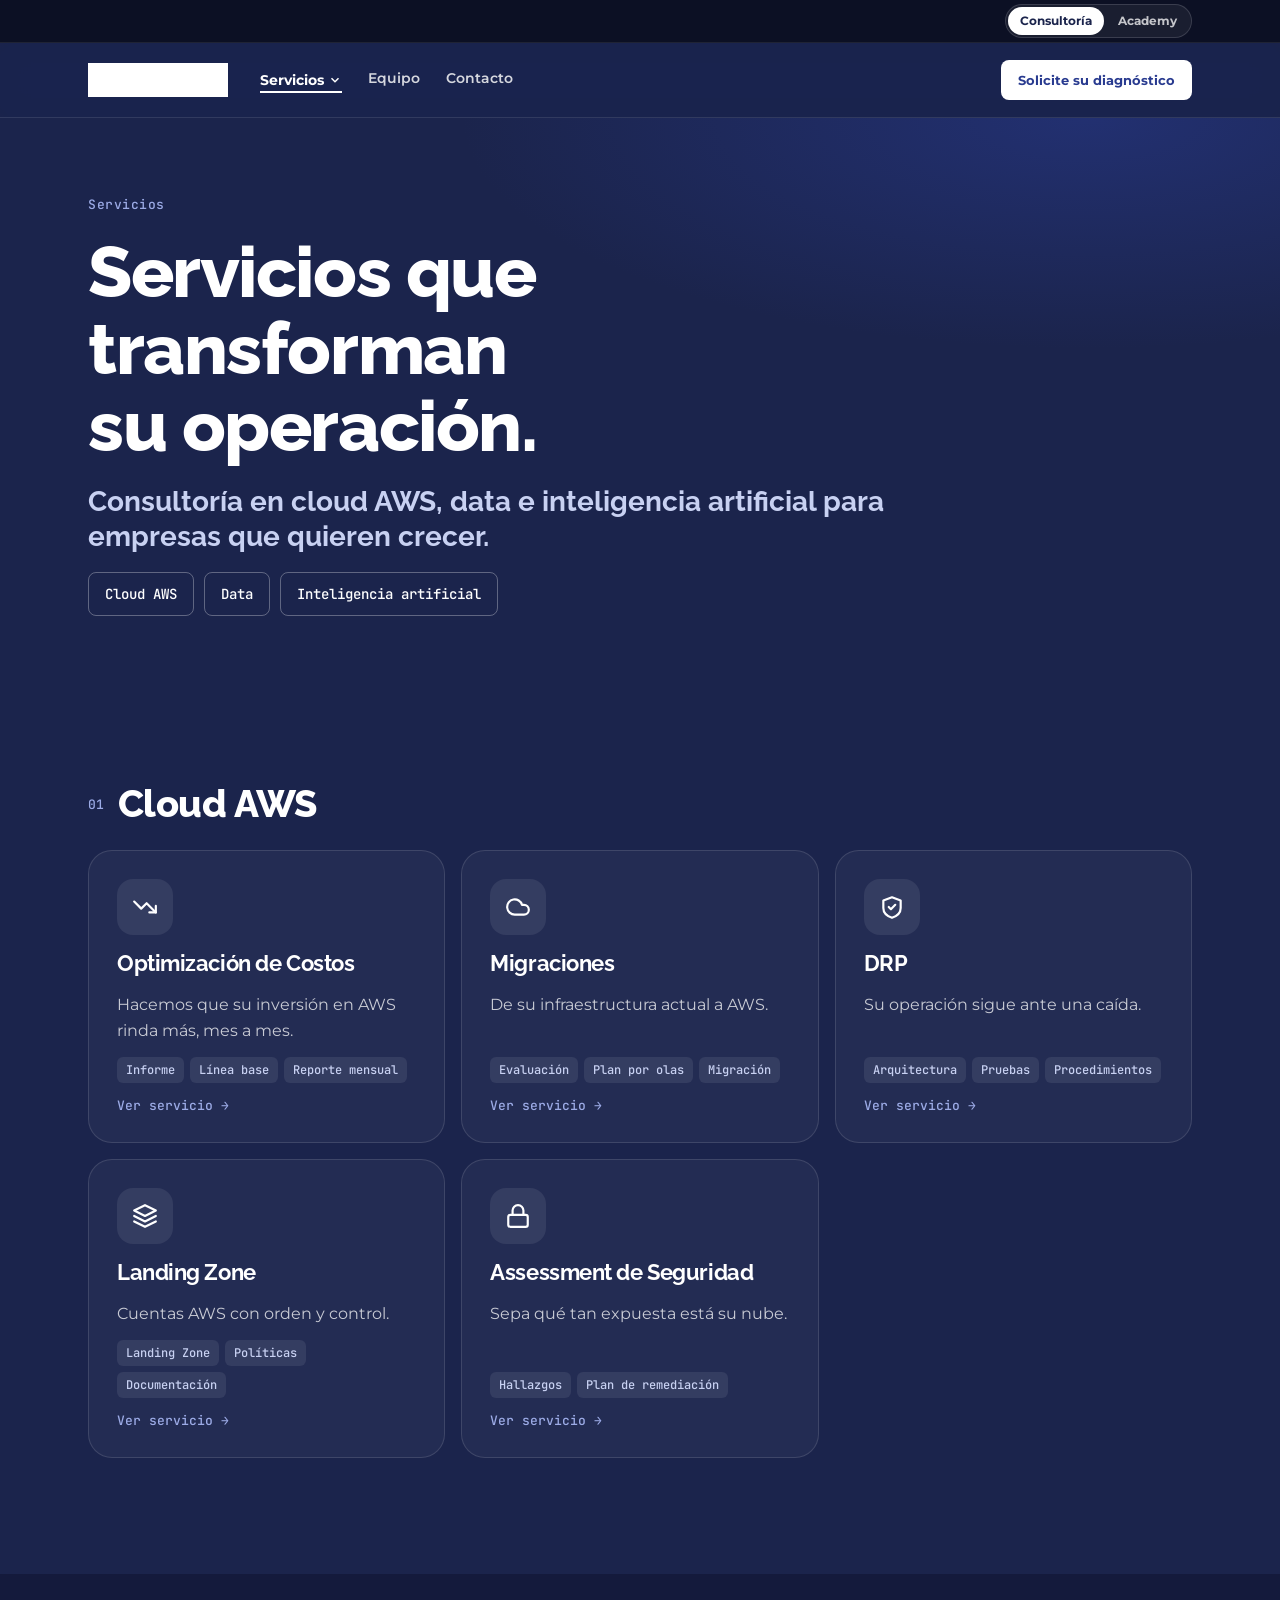
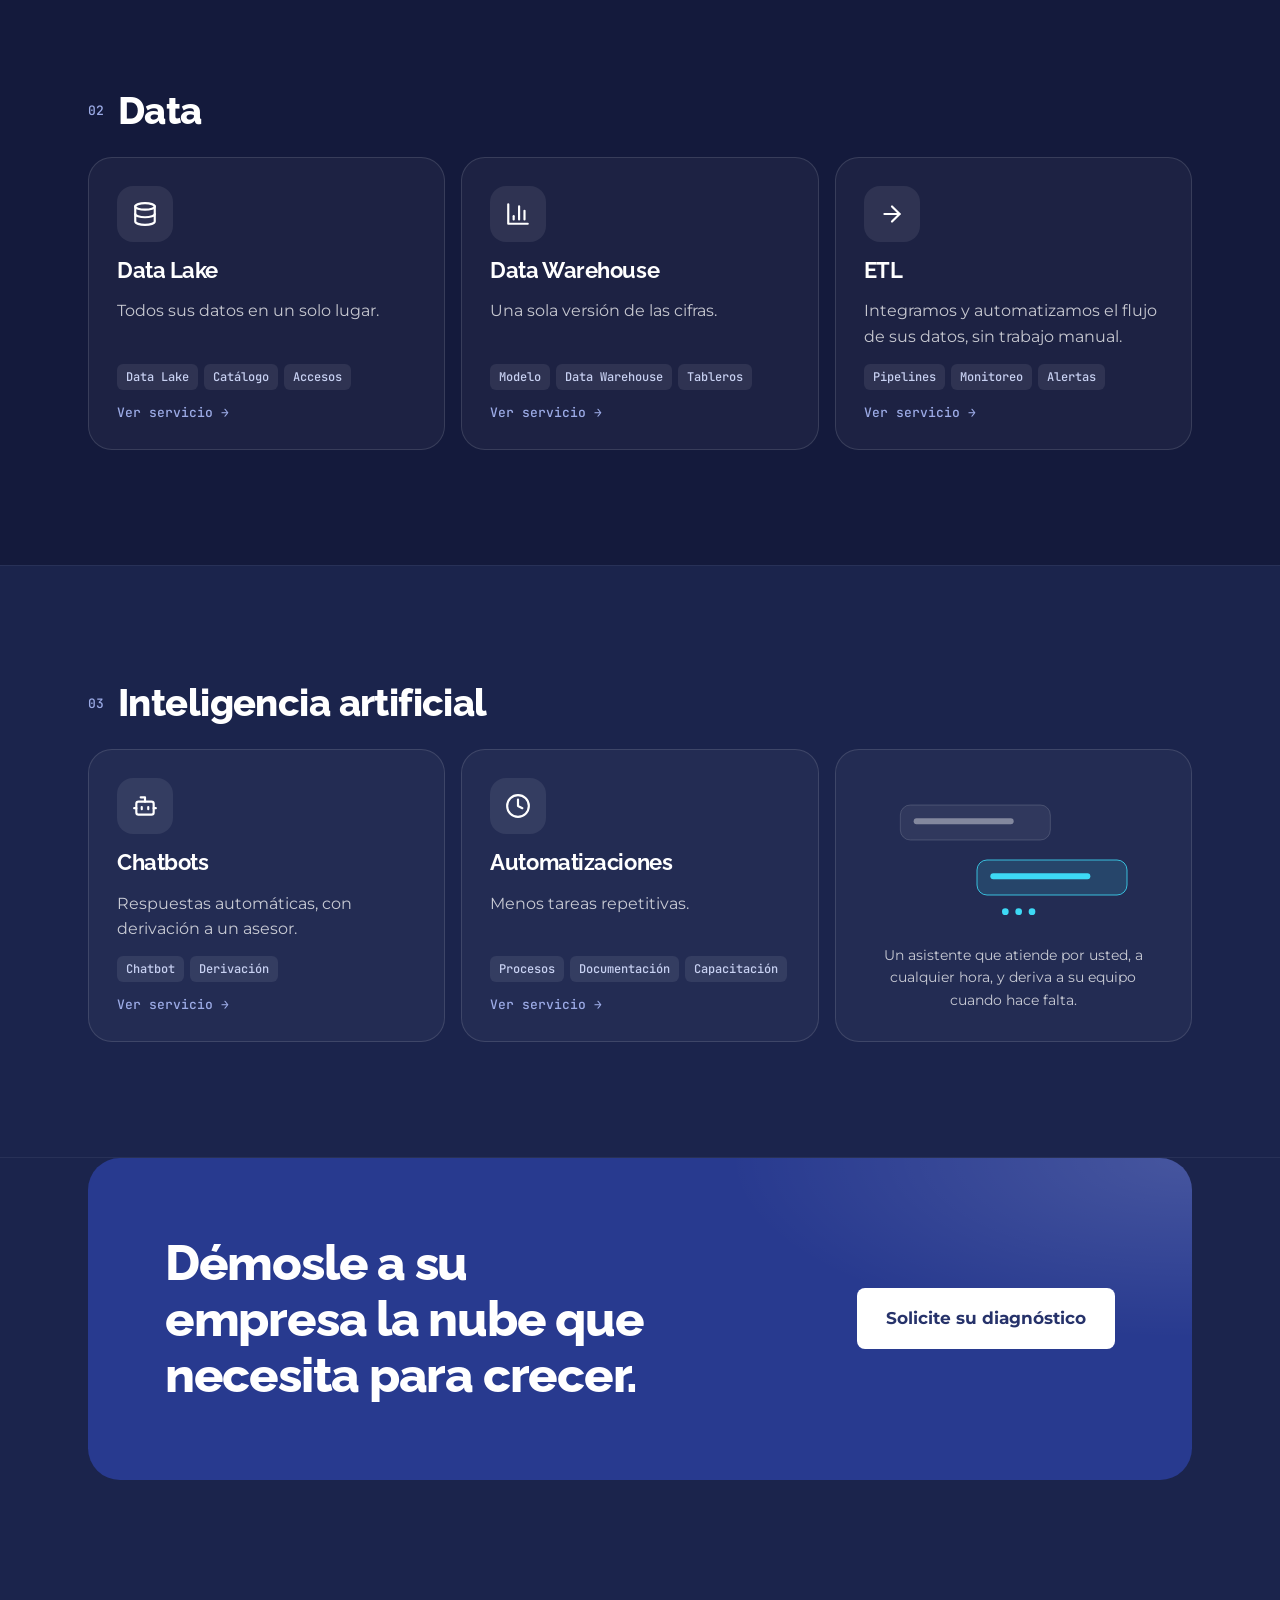
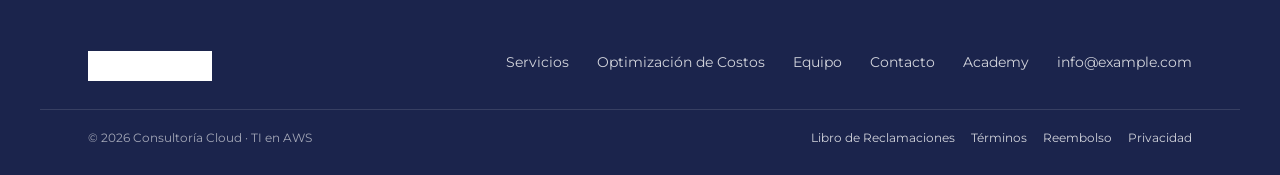
<file: site/servicios.html>
<!DOCTYPE html>
<html lang="es"><head><meta charset="utf-8"><meta name="viewport" content="width=device-width,initial-scale=1">
<title>Servicios de consultoría TI en AWS, data e IA — Consultoría Cloud</title>
<meta name="description" content="Optimización de costos, migraciones, DRP, Landing Zone, seguridad, Data Lake, Data Warehouse, ETL, chatbots y automatizaciones.">
<link rel="icon" href="assets/mark-color.png">
<link rel="preconnect" href="https://fonts.googleapis.com"><link rel="preconnect" href="https://fonts.gstatic.com" crossorigin>
<link rel="stylesheet" href="styles.css">
</head><body class="l-consultoria" data-line="consultoria">
<header class="site-header" data-site-header="consultoria" data-current="servicios"><div class="site-header__inner"><a class="site-header__logo" href="index.html"><img src="assets/logo-horizontal-white.png" alt="Consultoría Cloud" height="34"></a></div></header>

<main id="contenido">

<section class="c-dark c-page-hero" aria-labelledby="page-title"><div class="container"><div class="c-page-hero__copy">
<span class="eyebrow">Servicios</span>
<h1 id="page-title" style="font-size:clamp(42px,5.6vw,72px)">Servicios que transforman su operación.</h1>
<p class="v-sub">Consultoría en cloud AWS, data e inteligencia artificial para empresas que quieren crecer.</p>
<nav class="c-anchors" aria-label="Líneas de servicio"><a href="#cloud">Cloud AWS</a><a href="#data">Data</a><a href="#ia">Inteligencia artificial</a></nav>
</div></div></section>

<!-- ============ CLOUD AWS ============ -->
<section class="v-sec" id="cloud" aria-labelledby="cloud-title" style="scroll-margin-top:90px"><div class="container">
<div class="grp"><span class="grp__n">01</span><h2 id="cloud-title">Cloud AWS</h2></div>
<div class="tiles">
<a class="svc2" id="optimizacion-de-costos" href="optimizacion-de-costos.html" style="scroll-margin-top:100px"><span class="tile__ic" data-icon="trend" data-size="26"></span><h3>Optimización de Costos</h3><p>Hacemos que su inversión en AWS rinda más, mes a mes.</p><div class="mini-chips"><span>Informe</span><span>Línea base</span><span>Reporte mensual</span></div><span class="svc2__go">Ver servicio →</span></a>
<a class="svc2" id="migraciones" href="migraciones.html" style="scroll-margin-top:100px"><span class="tile__ic" data-icon="cloud" data-size="26"></span><h3>Migraciones</h3><p>De su infraestructura actual a AWS.</p><div class="mini-chips"><span>Evaluación</span><span>Plan por olas</span><span>Migración</span></div><span class="svc2__go">Ver servicio →</span></a>
<a class="svc2" id="drp" href="drp.html" style="scroll-margin-top:100px"><span class="tile__ic" data-icon="shield" data-size="26"></span><h3>DRP</h3><p>Su operación sigue ante una caída.</p><div class="mini-chips"><span>Arquitectura</span><span>Pruebas</span><span>Procedimientos</span></div><span class="svc2__go">Ver servicio →</span></a>
<a class="svc2" id="landing-zone" href="landing-zone.html" style="scroll-margin-top:100px"><span class="tile__ic" data-icon="layers" data-size="26"></span><h3>Landing Zone</h3><p>Cuentas AWS con orden y control.</p><div class="mini-chips"><span>Landing Zone</span><span>Políticas</span><span>Documentación</span></div><span class="svc2__go">Ver servicio →</span></a>
<a class="svc2" id="seguridad" href="assessment-de-seguridad.html" style="scroll-margin-top:100px"><span class="tile__ic" data-icon="lock" data-size="26"></span><h3>Assessment de Seguridad</h3><p>Sepa qué tan expuesta está su nube.</p><div class="mini-chips"><span>Hallazgos</span><span>Plan de remediación</span></div><span class="svc2__go">Ver servicio →</span></a>
</div>
</div></section>

<!-- ============ DATA ============ -->
<section class="v-sec section--subtle" id="data" aria-labelledby="data-title" style="scroll-margin-top:90px"><div class="container">
<div class="grp"><span class="grp__n">02</span><h2 id="data-title">Data</h2></div>
<div class="tiles">
<a class="svc2" id="data-lake" href="data-lake.html" style="scroll-margin-top:100px"><span class="tile__ic" data-icon="database" data-size="26"></span><h3>Data Lake</h3><p>Todos sus datos en un solo lugar.</p><div class="mini-chips"><span>Data Lake</span><span>Catálogo</span><span>Accesos</span></div><span class="svc2__go">Ver servicio →</span></a>
<a class="svc2" id="data-warehouse" href="data-warehouse.html" style="scroll-margin-top:100px"><span class="tile__ic" data-icon="chart" data-size="26"></span><h3>Data Warehouse</h3><p>Una sola versión de las cifras.</p><div class="mini-chips"><span>Modelo</span><span>Data Warehouse</span><span>Tableros</span></div><span class="svc2__go">Ver servicio →</span></a>
<a class="svc2" id="etl" href="etl.html" style="scroll-margin-top:100px"><span class="tile__ic" data-icon="arrow" data-size="26"></span><h3>ETL</h3><p>Integramos y automatizamos el flujo de sus datos, sin trabajo manual.</p><div class="mini-chips"><span>Pipelines</span><span>Monitoreo</span><span>Alertas</span></div><span class="svc2__go">Ver servicio →</span></a>
</div>
</div></section>

<!-- ============ IA ============ -->
<section class="v-sec" id="ia" aria-labelledby="ia-title" style="scroll-margin-top:90px"><div class="container">
<div class="grp"><span class="grp__n">03</span><h2 id="ia-title">Inteligencia artificial</h2></div>
<div class="tiles">
<a class="svc2" id="chatbots" href="chatbots.html" style="scroll-margin-top:100px"><span class="tile__ic" data-icon="bot" data-size="26"></span><h3>Chatbots</h3><p>Respuestas automáticas, con derivación a un asesor.</p><div class="mini-chips"><span>Chatbot</span><span>Derivación</span></div><span class="svc2__go">Ver servicio →</span></a>
<a class="svc2" id="automatizaciones" href="automatizaciones.html" style="scroll-margin-top:100px"><span class="tile__ic" data-icon="clock" data-size="26"></span><h3>Automatizaciones</h3><p>Menos tareas repetitivas.</p><div class="mini-chips"><span>Procesos</span><span>Documentación</span><span>Capacitación</span></div><span class="svc2__go">Ver servicio →</span></a>
<div class="svc2 svc2--viz">
<svg viewBox="0 0 320 180" role="img" aria-label="Ilustración: un asistente de IA conversa en el canal del cliente">
<rect x="24" y="30" width="180" height="42" rx="12" fill="rgba(255,255,255,.06)" stroke="rgba(255,255,255,.18)"/>
<rect x="40" y="46" width="120" height="7" rx="3.5" fill="rgba(255,255,255,.4)"/>
<rect x="116" y="96" width="180" height="42" rx="12" fill="rgba(61,217,245,.14)" stroke="#3DD9F5"/>
<rect x="132" y="112" width="120" height="7" rx="3.5" fill="#3DD9F5"/>
<circle class="pulse" cx="150" cy="158" r="4" fill="#3DD9F5"/>
<circle class="pulse-2" cx="166" cy="158" r="4" fill="#3DD9F5"/>
<circle class="pulse-3" cx="182" cy="158" r="4" fill="#3DD9F5"/>
</svg>
<p>Un asistente que atiende por usted, a cualquier hora, y deriva a su equipo cuando hace falta.</p>
</div>
</div>
</div></section>

<section class="v-sec" style="padding-top:0" aria-labelledby="cta-title"><div class="container"><div class="v-cta">
<h2 id="cta-title">Démosle a su empresa la nube que necesita para crecer.</h2>
<a class="btn btn--inverse btn--lg" href="optimizacion-de-costos.html#diagnostico" data-track="cta_diagnostico" data-track-pos="servicios">Solicite su diagnóstico</a>
</div></div></section>

</main>
<footer class="site-footer" data-site-footer="consultoria"><div class="site-footer__legal"><div><a href="academy.html">Academy</a><a href="#" target="_blank" rel="noopener">Libro de reclamaciones</a><a href="terminos.html">Términos</a><a href="politica-reembolso.html">Reembolso</a><a href="privacidad.html">Privacidad</a></div></div></footer>
<script src="config.js"></script><script src="site.js"></script></body></html>
</file>
<file: site/styles.css>
/* ============================================================
   Academy — hoja de estilos del sitio
   Todo el color, tipografía y espaciado vive aquí como variables.
   ============================================================ */
@import url("https://fonts.googleapis.com/css2?family=Montserrat:wght@400;500;600;700;800;900&family=Raleway:wght@700;800&family=JetBrains+Mono:wght@400;500;700&display=swap");

:root{
--abc-steel:#26326A;--abc-electric:#283A8F;--abc-black:#221F20;--abc-white:#fff;
--steel-950:#0C1024;--steel-900:#141A3C;--steel-800:#1C2450;--steel-700:#26326A;--steel-600:#283A8F;
--steel-400:#6478D2;--steel-300:#9CABE6;--steel-200:#C8D1F2;--steel-100:#E4E9FA;--steel-50:#F2F5FD;
--ink-900:#221F20;--ink-700:#3D3A3C;--ink-500:#6B6769;--ink-300:#C4C1C2;--ink-200:#E3E1E2;--ink-100:#F1F0F0;--ink-50:#F8F8F9;
--signal-400:#3DD9F5;--signal-600:#0A8FAB;
--success-500:#1E9E6A;--warning-500:#D98A08;--danger-500:#CE3B39;
--aws:#FF9900;--azure:#0078D4;--gcp:#E14134;--whatsapp:#25D366;
--text-strong:var(--ink-900);--text-body:var(--ink-700);--text-muted:var(--ink-500);
--surface-page:#fff;--surface-subtle:var(--ink-50);--border-subtle:var(--ink-200);
--font-brand:"Montserrat",system-ui,sans-serif;--font-mono:"JetBrains Mono",ui-monospace,monospace;
--container:1200px;--gutter:clamp(20px,5vw,48px);--section-y:clamp(56px,7vw,112px);
--radius-sm:8px;--radius-md:12px;--radius-card:16px;--radius-xl:24px;--radius-2xl:32px;--radius-pill:999px;
--shadow-sm:0 2px 6px rgba(12,16,36,.07);--shadow-lg:0 20px 48px -16px rgba(12,16,36,.22);--shadow-brand:0 16px 40px -18px rgba(38,50,106,.55);
--ease:cubic-bezier(.2,.6,.2,1);--ease-out:cubic-bezier(.16,1,.3,1);
/* Guía de marca (Consultoría): utilitarios y titulares */
--abc-noche:#1B244C;--abc-niebla:#EEF0F8;
--font-title:"Raleway","Montserrat",system-ui,sans-serif;
}

*,*::before,*::after{box-sizing:border-box}
html{scroll-behavior:smooth}
body{margin:0;background:var(--surface-page);color:var(--text-body);font:400 16px/1.6 var(--font-brand);-webkit-font-smoothing:antialiased;text-wrap:pretty}
h1,h2,h3,h4{margin:0;color:var(--text-strong);font-family:var(--font-brand);letter-spacing:-.02em;text-wrap:balance}
h1{font-size:clamp(34px,5.4vw,64px);font-weight:900;line-height:1.06;letter-spacing:-.03em}
h2{font-size:clamp(26px,3.4vw,40px);font-weight:800;line-height:1.14}
h3{font-size:22px;font-weight:700;line-height:1.3}
h4{font-size:18px;font-weight:700;line-height:1.35}
p{margin:0}
img{max-width:100%;display:block}
a{color:var(--abc-electric);text-decoration:none;transition:color .14s var(--ease)}
a:hover{color:var(--steel-400)}
ul{margin:0}
:focus-visible{outline:2px solid var(--signal-400);outline-offset:2px}
::selection{background:var(--steel-200);color:var(--steel-900)}

.container{width:100%;max-width:var(--container);margin-inline:auto;padding-inline:var(--gutter)}
.section{padding-block:var(--section-y)}
.section--subtle{background:var(--surface-subtle)}
.eyebrow{display:block;font-size:11px;font-weight:700;letter-spacing:.14em;text-transform:uppercase;color:var(--abc-steel)}
.lead{font-size:18px;line-height:1.6;color:var(--text-muted)}
.stack{display:flex;flex-direction:column;gap:16px}
.grid{display:grid;gap:24px}
.grid-2{grid-template-columns:repeat(2,minmax(0,1fr))}
.grid-3{grid-template-columns:repeat(3,minmax(0,1fr))}
.grid-4{grid-template-columns:repeat(4,minmax(0,1fr))}
.center{text-align:center;margin-inline:auto;max-width:760px}

/* ---------- Barra de aviso ---------- */
.topbar{background:var(--abc-black);color:#fff;font-size:13px;line-height:1.35;font-weight:600;padding:10px var(--gutter);display:flex;gap:16px;align-items:center;justify-content:center;flex-wrap:wrap;text-align:center}
.topbar a{color:var(--signal-400);font-weight:700}

/* ---------- Cabecera ---------- */
.site-header{position:sticky;top:0;z-index:60;background:rgba(255,255,255,.88);backdrop-filter:saturate(160%) blur(14px);border-bottom:1px solid var(--border-subtle)}
.site-header__inner{max-width:var(--container);margin-inline:auto;padding-inline:var(--gutter);height:74px;display:flex;align-items:center;gap:32px}
.site-header__logo{flex:0 0 auto;display:flex}
.site-header__logo img{height:34px;width:auto}
.site-nav{display:flex;align-items:center;gap:26px;margin-right:auto}
.site-nav a{font-size:14px;font-weight:600;color:var(--text-body);padding-bottom:2px;border-bottom:2px solid transparent}
.site-nav a:hover{color:var(--abc-steel)}
.site-nav a[aria-current="page"]{color:var(--abc-steel);font-weight:700;border-bottom-color:var(--abc-steel)}
.site-header__actions{display:flex;align-items:center;gap:10px}
.nav-toggle{display:none;width:40px;height:40px;border:1px solid var(--border-subtle);border-radius:var(--radius-sm);background:none;cursor:pointer;align-items:center;justify-content:center}
.mobile-nav{display:none;flex-direction:column;gap:14px;padding:16px var(--gutter);border-top:1px solid var(--border-subtle);background:#fff}
.mobile-nav.is-open{display:flex}
.mobile-nav a{font-weight:600;color:var(--text-body)}

/* ---------- Botones ---------- */
.btn{display:inline-flex;align-items:center;justify-content:center;gap:9px;font-family:var(--font-brand);font-weight:700;font-size:15px;border-radius:var(--radius-sm);border:1px solid transparent;padding:13px 22px;min-height:46px;cursor:pointer;transition:background-color .14s var(--ease),color .14s var(--ease),border-color .14s var(--ease),transform .14s var(--ease);white-space:nowrap}
.btn:active{transform:scale(.985)}
.btn svg{width:18px;height:18px;flex:0 0 auto}
.btn--buy{background:var(--abc-steel);color:#fff;box-shadow:var(--shadow-brand)}
.btn--buy:hover{background:var(--steel-800);color:#fff}
.btn--wa{background:var(--whatsapp);color:#0B3B22}
.btn--wa:hover{background:#1FBE5A;color:#0B3B22}
.btn--brochure{background:transparent;color:var(--abc-steel);border-color:var(--abc-steel)}
.btn--brochure:hover{background:var(--steel-100);color:var(--abc-steel)}
.btn--ghost{background:transparent;color:var(--text-strong)}
.btn--ghost:hover{background:var(--ink-100);color:var(--text-strong)}
.btn--inverse{background:#fff;color:var(--abc-steel)}
.btn--inverse:hover{background:var(--steel-50);color:var(--abc-steel)}
.btn--outline-dark{background:transparent;color:#fff;border-color:rgba(255,255,255,.35)}
.btn--outline-dark:hover{background:rgba(255,255,255,.1);color:#fff}
.btn--sm{font-size:13px;padding:9px 16px;min-height:38px}
.btn--lg{font-size:17px;padding:16px 28px;min-height:54px}
.btn--full{width:100%}
.btn-row{display:flex;flex-wrap:wrap;gap:12px}

/* ---------- Píldoras ---------- */
.badge{display:inline-flex;align-items:center;gap:6px;border-radius:var(--radius-pill);font-size:12px;font-weight:700;padding:6px 12px;line-height:1.2;background:var(--steel-100);color:var(--steel-700)}
.badge--dark{background:rgba(255,255,255,.1);color:#fff}
.badge--warn{background:#FBEFD8;color:#8A5703}
.badge--ok{background:#DDF3EA;color:#116B47}
.chip{display:inline-flex;align-items:center;gap:6px;border-radius:var(--radius-pill);border:1px solid var(--border-subtle);background:none;color:var(--text-body);font:600 14px var(--font-brand);padding:9px 18px;cursor:pointer;transition:all .14s var(--ease)}
.chip:hover{background:var(--surface-subtle)}
.chip[aria-pressed="true"]{border-color:var(--abc-steel);background:var(--steel-100);color:var(--abc-steel);font-weight:700}

/* ---------- Bandas oscuras ---------- */
.dark{position:relative;overflow:hidden;background:var(--steel-900);color:rgba(255,255,255,.84)}
.dark h1,.dark h2,.dark h3,.dark h4{color:#fff}
.dark .eyebrow{color:var(--signal-400)}
.dark .lead{color:rgba(255,255,255,.8)}
.dark__grid{display:none}
.dark__glow{display:none}
.dark .container{position:relative}

.dark .card{color:var(--text-body)}
.dark .card h1,.dark .card h2,.dark .card h3,.dark .card h4,.dark .card .quote__name{color:var(--text-strong)}
.dark .card--glass{color:rgba(255,255,255,.82)}
.dark .card--glass h1,.dark .card--glass h2,.dark .card--glass h3,.dark .card--glass h4,.dark .card--glass .quote__name{color:#fff}
.dark .card--glass .quote__role{color:rgba(255,255,255,.62)}
.dark .card--glass .quote__who{border-top-color:rgba(255,255,255,.16)}

/* ---------- Hero ---------- */
.hero{padding-block:clamp(52px,7vw,100px)}
.hero__grid{display:grid;grid-template-columns:minmax(0,1.1fr) minmax(0,.9fr);gap:clamp(32px,5vw,64px);align-items:center}
.hero__pill{display:inline-flex;align-items:center;gap:8px;align-self:flex-start;padding:7px 14px;border-radius:var(--radius-pill);background:rgba(61,217,245,.12);border:1px solid rgba(61,217,245,.35);font-size:13px;font-weight:700;color:var(--signal-400)}
.hero__media{border-radius:var(--radius-xl);overflow:hidden;border:1px solid rgba(255,255,255,.16);background:rgba(255,255,255,.05);backdrop-filter:blur(20px)}
.page-hero{padding-block:clamp(44px,6vw,80px)}

/* ---------- Estadísticas ---------- */
.stats{display:flex;flex-wrap:nowrap;gap:40px;margin-top:8px;padding-top:24px;border-top:1px solid rgba(255,255,255,.16)}
.stat__value{display:block;font-size:clamp(28px,3.4vw,42px);font-weight:900;line-height:1;letter-spacing:-.03em;color:#fff}
.stat__label{display:block;margin-top:6px;font-size:14px;color:rgba(255,255,255,.66);white-space:nowrap}

/* ---------- Tarjetas ---------- */
.card{background:#fff;border:1px solid var(--border-subtle);border-radius:var(--radius-card);box-shadow:var(--shadow-sm);padding:24px;transition:transform .22s var(--ease-out),box-shadow .22s var(--ease-out)}
.card--subtle{background:var(--steel-50);border-color:var(--steel-100);box-shadow:none}
.card--glass{background:rgba(255,255,255,.06);border-color:rgba(255,255,255,.16);box-shadow:none;color:rgba(255,255,255,.82);backdrop-filter:blur(20px)}
.card--link:hover{transform:translateY(-3px);box-shadow:var(--shadow-lg)}

/* Tarjeta de curso */
.course{display:flex;flex-direction:column;overflow:hidden;background:#fff;border:1px solid var(--border-subtle);border-radius:var(--radius-card);box-shadow:var(--shadow-sm);transition:transform .22s var(--ease-out),box-shadow .22s var(--ease-out)}
.course:hover{transform:translateY(-3px);box-shadow:var(--shadow-lg)}
.course__media{position:relative;aspect-ratio:1/1;background:var(--steel-50);overflow:hidden}
.course__media img{width:100%;height:100%;object-fit:cover}
.course__rule{position:absolute;inset:auto 0 0 0;height:3px}
.course__body{display:flex;flex-direction:column;gap:10px;padding:20px;flex:1}
.course__vendor{display:inline-flex;align-items:center;gap:7px;font-size:12px;font-weight:800;letter-spacing:.06em;text-transform:uppercase}
.course__title{font-size:17px;font-weight:700;line-height:1.3;color:var(--text-strong)}
.course__meta{display:flex;flex-wrap:wrap;gap:10px;font-size:12px;color:var(--text-muted)}
.course__code{font-family:var(--font-mono);font-weight:500}
.course__foot{margin-top:auto;padding-top:16px;border-top:1px solid var(--border-subtle);display:flex;flex-direction:column;gap:4px}
.badge--tiny{font-size:10px;padding:3px 9px;align-self:flex-start}
.course__price{font-size:20px;font-weight:900;color:var(--abc-steel)}
.course__actions{display:grid;grid-template-columns:minmax(0,1fr) minmax(0,1fr);gap:8px;padding:0 20px 20px}
.course__actions .btn{padding:9px 6px;font-size:12px;gap:5px}
.course__actions .btn svg{width:14px;height:14px}

/* Beneficio */
.benefit__icon{width:44px;height:44px;border-radius:var(--radius-md);background:var(--abc-steel);color:#fff;display:inline-flex;align-items:center;justify-content:center;margin-bottom:14px}
.benefit__icon svg{width:22px;height:22px}
.dark .benefit__icon{background:rgba(61,217,245,.14);color:var(--signal-400)}

/* Testimonio */
.quote{display:flex;flex-direction:column;gap:16px;height:100%}
.quote__stars{display:flex;gap:2px;color:var(--warning-500)}
.quote__stars svg{width:16px;height:16px}
.quote blockquote{margin:0;font-size:15px;line-height:1.6;font-weight:500}
.quote__who{display:flex;align-items:flex-start;gap:12px;margin-top:auto;padding-top:16px;border-top:1px solid var(--border-subtle)}
.quote__who>span{display:flex;flex-direction:column;gap:2px}
.carousel{position:relative;display:flex;align-items:center;gap:14px}
.carousel__track{display:flex;gap:20px;overflow-x:auto;scroll-snap-type:x mandatory;scroll-behavior:smooth;scrollbar-width:none;padding:2px 2px 10px}
.carousel__track::-webkit-scrollbar{display:none}
.carousel__track>*{flex:0 0 min(320px,88vw);scroll-snap-align:start}
.carousel__arrow{flex:0 0 auto;width:42px;height:42px;border-radius:var(--radius-pill);border:1px solid var(--border-subtle);background:#fff;display:flex;align-items:center;justify-content:center;cursor:pointer;color:var(--abc-steel);font-size:18px;transition:background .14s var(--ease)}
.carousel__arrow:hover{background:var(--steel-50)}
.dark .carousel__arrow,.section--subtle .dark .carousel__arrow{background:rgba(255,255,255,.08);border-color:rgba(255,255,255,.2);color:#fff}
.dark .carousel__arrow:hover{background:rgba(255,255,255,.16)}
@media (max-width:640px){.carousel__arrow{display:none}}
.quote__who img{width:44px;height:44px;border-radius:var(--radius-pill);object-fit:cover;flex:0 0 auto}
.quote__name{font-size:14px;font-weight:700;color:var(--text-strong);line-height:1.3}
.quote__role{font-size:12px;color:var(--text-muted);line-height:1.35}

/* Docente */
.teacher{overflow:hidden;padding:0}
.teacher img{width:100%;aspect-ratio:4/3;object-fit:cover}
.teacher__body{padding:20px;display:flex;flex-direction:column;gap:8px}
.teacher__bullets{list-style:none;padding:0;display:flex;flex-direction:column;gap:6px;font-size:13px;color:var(--text-muted)}
.teacher__bullets li{display:flex;gap:8px;align-items:flex-start}
.teacher__bullets svg{width:14px;height:14px;color:var(--abc-steel);flex:0 0 auto;margin-top:3px}

/* Acordeón / temario */
.acc{border:1px solid var(--border-subtle);border-radius:var(--radius-md);background:#fff;overflow:hidden}
.acc+.acc{margin-top:10px}
.acc__head{width:100%;display:flex;align-items:center;justify-content:space-between;gap:16px;padding:18px 20px;background:none;border:none;cursor:pointer;text-align:left;font:700 16px var(--font-brand);color:var(--text-strong)}
.acc__head svg{width:18px;height:18px;color:var(--abc-steel);flex:0 0 auto}
.acc__body{padding:0 20px 18px;font-size:15px;color:var(--text-muted);line-height:1.6}
.acc__body ul{padding-left:18px;display:flex;flex-direction:column;gap:6px}
.acc[open]{border-color:var(--abc-steel);background:var(--steel-50)}

/* Banda CTA */
.cta{position:relative;overflow:hidden;border-radius:var(--radius-2xl);background:var(--abc-electric);color:rgba(255,255,255,.82);padding:clamp(32px,5vw,60px);display:flex;flex-wrap:wrap;align-items:center;justify-content:space-between;gap:32px;box-shadow:var(--shadow-brand)}
.cta::after{display:none}
.cta>*{position:relative;z-index:1}
.cta h2{color:#fff}

/* Formulario */
.field{display:flex;flex-direction:column;gap:6px}
.field label{font-size:14px;font-weight:600;color:var(--text-strong)}
.field input,.field select,.field textarea{width:100%;font:400 16px var(--font-brand);color:var(--text-strong);background:#fff;border:1px solid var(--border-subtle);border-radius:var(--radius-sm);padding:12px 14px;min-height:48px;transition:border-color .14s var(--ease),box-shadow .14s var(--ease)}
.field textarea{min-height:120px;resize:vertical}
.field input:focus,.field select:focus,.field textarea:focus{outline:none;border-color:var(--abc-steel);box-shadow:0 0 0 3px rgba(61,217,245,.45)}
.field small{font-size:12px;color:var(--text-muted)}

/* Botón flotante de WhatsApp */
.wa-float{position:fixed;right:20px;bottom:20px;z-index:80;width:56px;height:56px;border-radius:var(--radius-pill);background:var(--whatsapp);color:#0B3B22;display:flex;align-items:center;justify-content:center;box-shadow:0 12px 28px -10px rgba(11,59,34,.6)}
.wa-float svg{width:28px;height:28px}
.wa-float:hover{background:#1FBE5A;color:#0B3B22}

/* Pie */
.site-footer{background:var(--steel-950);color:rgba(255,255,255,.72);font-size:14px}
.site-footer a{color:rgba(255,255,255,.72)}
.site-footer a:hover{color:#fff}
.site-footer__top{max-width:var(--container);margin-inline:auto;padding:72px var(--gutter) 32px;display:grid;gap:40px;grid-template-columns:minmax(220px,1.3fr) repeat(auto-fit,minmax(150px,1fr))}
.site-footer h4{font-size:11px;font-weight:700;letter-spacing:.14em;text-transform:uppercase;color:var(--signal-400)}
.site-footer__col{display:flex;flex-direction:column;gap:12px}
.site-footer__col>img{align-self:flex-start;width:auto}
.site-footer__legal{border-top:1px solid rgba(255,255,255,.14)}
.site-footer__legal div{max-width:var(--container);margin-inline:auto;padding:20px var(--gutter);display:flex;flex-wrap:wrap;gap:16px;justify-content:space-between;font-size:12px;color:rgba(255,255,255,.55)}
.social{display:flex;gap:8px}
.social a{width:38px;height:38px;border-radius:var(--radius-sm);border:1px solid rgba(255,255,255,.16);display:inline-flex;align-items:center;justify-content:center;color:#fff}
.social svg{width:17px;height:17px}

/* ---------- Responsive ---------- */
@media (max-width:1100px){
  .grid-4{grid-template-columns:repeat(2,minmax(0,1fr))}
  .grid-3{grid-template-columns:repeat(2,minmax(0,1fr))}
  .hero__grid{grid-template-columns:minmax(0,1fr)}
  .split{grid-template-columns:minmax(0,1fr)!important}
}
@media (max-width:1024px){
  .site-nav{display:none}
  .nav-toggle{display:inline-flex}
  .site-header__actions .btn--ghost{display:none}
  .site-header__inner{justify-content:space-between}
}
@media (max-width:720px){
  .topbar span{display:none}
  .grid-2,.grid-3,.grid-4{grid-template-columns:minmax(0,1fr)}
  .stats{flex-direction:column;gap:20px}
  .stat__label{white-space:normal}
  .course__actions{grid-template-columns:1fr}
}

/* ============================================================
   COMPARTIDO (Consultoría y Academy)
   ============================================================ */
[hidden]{display:none!important}

/* Enlace "saltar al contenido": invisible hasta recibir foco */
.skip-link{position:absolute;left:12px;top:-60px;z-index:100;background:var(--abc-electric);color:#fff;font-weight:700;font-size:14px;padding:10px 16px;border-radius:var(--radius-sm)}
.skip-link:focus{top:12px;color:#fff}

/* Selector discreto de línea de negocio: Consultoría | Academy */
.line-bar{background:var(--abc-niebla);border-bottom:1px solid var(--steel-100)}
.line-bar__inner{max-width:var(--container);margin-inline:auto;padding:4px var(--gutter);display:flex;align-items:center;justify-content:flex-end;gap:10px;font-size:12px}
.line-bar__label{color:var(--ink-700);font-weight:600}
.line-switch{display:inline-flex;align-items:center;gap:2px;padding:2px;border-radius:var(--radius-pill);background:#fff;border:1px solid var(--steel-100)}
.line-switch a{display:inline-flex;align-items:center;min-height:28px;padding:4px 12px;border-radius:var(--radius-pill);font-size:12px;font-weight:700;color:var(--ink-700);line-height:1.2}
.line-switch a:hover{color:var(--abc-electric);background:var(--steel-50)}
.line-switch a[aria-current="true"]{background:var(--abc-steel);color:#fff}
.line-switch a:focus-visible{outline:2px solid var(--abc-electric);outline-offset:2px}
@media (max-width:480px){.line-bar__label{display:none}.line-bar__inner{justify-content:center}}

/* Banda puente entre líneas (discreta) */
.bridge{border-top:1px solid var(--border-subtle);padding-block:28px}
.bridge__inner{display:flex;flex-wrap:wrap;gap:8px 16px;align-items:center;justify-content:space-between}
.bridge p{font-size:15px;color:var(--ink-700)}
.bridge a{font-weight:700;font-size:15px;color:var(--abc-electric);text-decoration:underline;text-underline-offset:3px}
.bridge a:hover{color:var(--abc-steel)}

/* ============================================================
   LÍNEA CONSULTORÍA — se activa con <body class="l-consultoria">
   Consultoría TI: sobria y técnica. Raleway en titulares, JetBrains
   Mono para etiquetas técnicas, retícula sobre Azul Noche, una sola
   acción principal por pantalla.
   ============================================================ */
.l-consultoria{color:var(--ink-700)}
.l-consultoria h1,.l-consultoria h2,.l-consultoria h3,.l-consultoria h4{font-family:var(--font-title);color:var(--abc-black)}
.l-consultoria h1{font-size:clamp(34px,4.6vw,58px);font-weight:800;line-height:1.08;letter-spacing:-.02em}
.l-consultoria h2{font-size:clamp(26px,3vw,40px);font-weight:800;line-height:1.15;letter-spacing:-.015em}
.l-consultoria h3{font-size:20px;font-weight:700}
.l-consultoria .lead{color:var(--ink-700);font-size:clamp(17px,1.5vw,19px)}
.l-consultoria .eyebrow{font-family:var(--font-mono);font-weight:500;font-size:13px;letter-spacing:.04em;text-transform:none;color:var(--abc-electric)}

.l-consultoria :focus-visible{outline:3px solid var(--abc-electric);outline-offset:3px}
.l-consultoria .c-dark :focus-visible,.l-consultoria .site-footer :focus-visible,.l-consultoria .c-cta :focus-visible{outline-color:#fff}
.l-consultoria .site-nav a[aria-current="page"]{color:var(--abc-electric);border-bottom-color:var(--abc-electric)}
.l-consultoria .section--subtle{background:var(--abc-niebla)}
.l-consultoria .site-footer{background:var(--abc-noche)}
.l-consultoria .site-footer h4{font-family:var(--font-mono);font-weight:500;letter-spacing:.06em;font-size:12px;color:var(--steel-200)}
.footer-tag{font-family:var(--font-mono);font-size:12px;color:var(--steel-300)}
.mono{font-family:var(--font-mono)}

/* Botones */
.btn--primary{background:var(--abc-electric);color:#fff}
.btn--primary:hover{background:var(--abc-steel);color:#fff}
.c-dark .btn--primary{background:#fff;color:var(--abc-electric)}
.c-dark .btn--primary:hover{background:var(--steel-100);color:var(--abc-steel)}
.btn--link{align-self:flex-start;padding:0;min-height:auto;background:none;color:var(--abc-electric);font-size:15px;text-decoration:underline;text-underline-offset:3px}
.btn--link:hover{color:var(--abc-steel)}
.c-dark .btn--link{color:#fff}
.c-dark .btn--link:hover{color:var(--steel-200)}

/* Mega-menú Servicios */
.nav-dd{position:relative}
.nav-dd__btn{display:inline-flex;align-items:center;gap:4px;background:none;border:0;border-bottom:2px solid transparent;padding:0 0 2px;font:600 14px var(--font-brand);color:var(--text-body);cursor:pointer}
.nav-dd__btn:hover,.nav-dd.is-open .nav-dd__btn{color:var(--abc-electric)}
.nav-dd__btn[data-current="true"]{color:var(--abc-electric);font-weight:700;border-bottom-color:var(--abc-electric)}
.nav-dd__btn svg{transition:transform .15s var(--ease)}
.nav-dd.is-open .nav-dd__btn svg{transform:rotate(180deg)}
.nav-dd__panel{display:none;position:absolute;top:calc(100% + 22px);left:-28px;z-index:70;width:min(780px,92vw);background:#fff;border:1px solid var(--border-subtle);border-radius:var(--radius-card);box-shadow:var(--shadow-lg);padding:28px;grid-template-columns:repeat(3,minmax(0,1fr));gap:20px 28px}
.nav-dd__panel::before{content:"";position:absolute;left:0;right:0;top:-24px;height:24px}
.nav-dd.is-open .nav-dd__panel{display:grid}
@media (hover:hover) and (min-width:1025px){.nav-dd:hover .nav-dd__panel{display:grid}}
.mega__group{display:flex;flex-direction:column;gap:2px}
.mega__label{font-family:var(--font-mono);font-size:12px;color:var(--ink-700);margin-bottom:8px;letter-spacing:.04em}
.mega__label{color:var(--abc-electric)}
.site-nav .mega a{border-bottom:0;padding:7px 0;font-size:14px;font-weight:600;color:var(--abc-black)}
.site-nav .mega a:hover{color:var(--abc-electric)}
.site-nav .mega .mega__all{grid-column:1/-1;border-top:1px solid var(--border-subtle);padding-top:16px;color:var(--abc-electric);font-weight:700}
.mnav-group summary{font-weight:600;color:var(--text-body);cursor:pointer;list-style:none;display:flex;justify-content:space-between}
.mnav-group summary::-webkit-details-marker{display:none}
.mnav-group summary::after{content:"+";font-family:var(--font-mono);color:var(--abc-electric)}
.mnav-group[open] summary::after{content:"–"}
.mnav-group a{display:block;padding:8px 0 8px 14px;font-size:14px;border-left:2px solid var(--steel-100)}

/* Banda oscura con retícula técnica (Azul Noche) */
.c-dark{background-color:var(--abc-noche);background-image:linear-gradient(rgba(255,255,255,.045) 1px,transparent 1px),linear-gradient(90deg,rgba(255,255,255,.045) 1px,transparent 1px);background-size:56px 56px;background-position:-1px -1px;color:rgba(255,255,255,.86)}
.c-dark h1,.c-dark h2,.c-dark h3,.c-dark h4{color:#fff}
.c-dark .eyebrow{color:var(--steel-300)}
.c-dark .lead{color:rgba(255,255,255,.86)}
.c-dark .c-list svg{color:var(--steel-300)}
.c-dark .c-list strong{color:#fff}

/* Frase destacada */
.c-statement{font-family:var(--font-title);font-weight:800;font-size:clamp(24px,3vw,38px);line-height:1.25;color:#fff;max-width:920px;margin:0}

/* Hero */
.c-hero{padding-block:clamp(56px,8vw,112px) clamp(40px,5vw,64px)}
.c-hero__grid{display:grid;grid-template-columns:minmax(0,1.15fr) minmax(0,.85fr);gap:clamp(32px,5vw,72px);align-items:center}
.c-hero__copy{display:flex;flex-direction:column;gap:22px;align-items:flex-start;max-width:720px}
.c-hero__actions{display:flex;flex-wrap:wrap;gap:14px 24px;align-items:center}
.c-hero__note{font-size:14px;display:flex;gap:8px;align-items:flex-start}
.c-hero__note svg{flex:0 0 auto;margin-top:2px}
.c-page-hero{padding-block:clamp(48px,6vw,96px) clamp(36px,4vw,64px)}
.c-page-hero .container{display:flex;flex-direction:column;gap:18px}
.c-page-hero .c-page-hero__copy{max-width:860px;display:flex;flex-direction:column;gap:18px}

/* Franja de hechos (sin cifras inventadas) */
.c-facts{list-style:none;margin:clamp(40px,5vw,64px) 0 0;padding:22px 0 0;border-top:1px solid rgba(255,255,255,.16);display:grid;grid-template-columns:repeat(4,minmax(0,1fr));gap:20px}
.c-facts li{display:flex;flex-direction:column;gap:4px}
.c-facts b{font-family:var(--font-mono);font-weight:700;font-size:15px;color:#fff}
.c-facts span{font-size:13px;color:rgba(255,255,255,.75)}

/* Terminal (ilustración del proceso, sin cifras) */
.term{background:var(--steel-950);border:1px solid rgba(255,255,255,.16);border-radius:var(--radius-card);box-shadow:0 30px 60px -30px rgba(0,0,0,.6);overflow:hidden;margin:0}
.term__bar{display:flex;align-items:center;gap:7px;padding:12px 16px;border-bottom:1px solid rgba(255,255,255,.1)}
.term__bar i{width:10px;height:10px;border-radius:50%;background:rgba(255,255,255,.22)}
.term__bar span{margin-left:8px;font:500 12px var(--font-mono);color:rgba(255,255,255,.7)}
.term pre{margin:0;padding:20px 20px 24px;font:400 13px/1.85 var(--font-mono);color:rgba(255,255,255,.9);white-space:pre-wrap;word-break:break-word}
.term .t-p{color:var(--steel-300)}
.term .t-ok{color:var(--signal-400)}
.term .t-c{color:rgba(255,255,255,.6)}
.term figcaption{position:absolute;width:1px;height:1px;overflow:hidden;clip:rect(0 0 0 0)}

/* Panel de apoyo (Azul Niebla) */
.c-panel{background:var(--abc-niebla);border:1px solid var(--steel-100);border-radius:var(--radius-card);padding:clamp(22px,3vw,32px);display:flex;flex-direction:column;gap:16px}
.c-list{list-style:none;padding:0;display:flex;flex-direction:column;gap:14px;font-size:15px}
.c-list li{display:flex;gap:12px;align-items:flex-start}
.c-list svg{color:var(--abc-electric);flex:0 0 auto;margin-top:3px}
.c-list strong{color:var(--abc-black)}

/* Encabezado de sección */
.c-head{max-width:760px;display:flex;flex-direction:column;gap:12px;margin-bottom:clamp(28px,4vw,48px)}
.c-head--row{max-width:none;flex-direction:row;flex-wrap:wrap;align-items:flex-end;justify-content:space-between;gap:16px 40px}
.c-head--row>div{max-width:720px;display:flex;flex-direction:column;gap:12px}

/* Banda de capacidades */
.c-caps{border-bottom:1px solid var(--border-subtle);padding-block:22px}
.c-caps__inner{display:flex;flex-wrap:wrap;gap:12px 28px;align-items:center;justify-content:space-between}
.c-caps ul{list-style:none;padding:0;margin:0;display:flex;flex-wrap:wrap;gap:8px 22px;font:500 14px var(--font-mono);color:var(--abc-black)}
.c-caps li::before{content:"▸ ";color:var(--abc-electric)}

/* Tarjetas de solución */
.sol-grid{display:grid;grid-template-columns:repeat(3,minmax(0,1fr));gap:20px}
.sol{position:relative;background:#fff;border:1px solid var(--border-subtle);border-radius:var(--radius-card);padding:26px;display:flex;flex-direction:column;gap:12px;transition:border-color .16s var(--ease),transform .2s var(--ease-out),box-shadow .2s var(--ease-out)}
.sol:hover{border-color:var(--abc-electric);transform:translateY(-2px);box-shadow:var(--shadow-lg)}
.sol__top{display:flex;align-items:center;justify-content:space-between;gap:12px}
.sol__icon{width:44px;height:44px;border-radius:var(--radius-md);background:var(--abc-niebla);color:var(--abc-electric);display:inline-flex;align-items:center;justify-content:center}
.sol__tag{font:500 12px var(--font-mono);color:var(--ink-700);border:1px solid var(--border-subtle);border-radius:6px;padding:3px 8px}
.sol p{font-size:15px}
.sol__more{margin-top:auto;font-weight:700;font-size:14px;color:var(--abc-electric)}
.sol__more::after{content:"";position:absolute;inset:0;border-radius:inherit}
.sol--key{border-color:var(--abc-electric);box-shadow:0 0 0 1px var(--abc-electric)}

/* Tiles de "quiénes somos" (hechos, sin números) */
.c-tiles{display:grid;grid-template-columns:repeat(3,minmax(0,1fr));gap:16px;margin-top:clamp(28px,4vw,44px)}
.c-tile{border:1px solid rgba(255,255,255,.16);border-radius:var(--radius-card);padding:22px;background:rgba(255,255,255,.03);display:flex;flex-direction:column;gap:8px}
.c-tile b{font-family:var(--font-mono);font-weight:500;font-size:12px;color:var(--steel-300);letter-spacing:.04em}
.c-tile p{color:#fff;font-weight:600;font-size:16px}

/* Cómo funciona: 4 pasos */
.steps{list-style:none;padding:0;margin:0;display:grid;grid-template-columns:repeat(4,minmax(0,1fr));gap:20px;counter-reset:step}
.steps li{counter-increment:step;background:#fff;border:1px solid var(--steel-100);border-radius:var(--radius-card);padding:24px;display:flex;flex-direction:column;gap:10px;position:relative}
.steps li::before{content:"paso_" counter(step,decimal-leading-zero);font:500 13px var(--font-mono);color:var(--abc-electric)}
.steps h3{font-size:18px}
.steps p{font-size:15px}

/* Diagrama de flujo (solo HTML/CSS) */
.flow{list-style:none;padding:0;margin:0;display:grid;grid-template-columns:repeat(5,minmax(0,1fr));gap:28px}
.flow li{position:relative;background:#fff;border:1px solid var(--steel-100);border-radius:var(--radius-md);padding:18px;display:flex;flex-direction:column;gap:6px}
.flow li:not(:last-child)::after{content:"→";position:absolute;right:-22px;top:50%;transform:translateY(-50%);font:700 16px var(--font-mono);color:var(--abc-electric)}
.flow b{font:500 12px var(--font-mono);color:var(--abc-electric)}
.flow strong{font-family:var(--font-title);font-size:16px;color:var(--abc-black);line-height:1.3}
.flow span{font-size:13px;color:var(--ink-700)}
.flow li.is-client{background:var(--abc-noche);border-color:var(--abc-noche)}
.flow li.is-client b{color:var(--steel-300)}
.flow li.is-client strong{color:#fff}
.flow li.is-client span{color:rgba(255,255,255,.8)}

/* Stack técnico (chips) */
.stack-chips{display:flex;flex-wrap:wrap;gap:10px;list-style:none;padding:0;margin:0}
.stack-chips li{font:500 14px var(--font-mono);color:var(--abc-black);background:#fff;border:1px solid var(--steel-100);border-radius:8px;padding:9px 14px}
.stack-chips li::before{content:"$ ";color:var(--abc-electric)}

/* Beneficios */
.ben-grid{display:grid;grid-template-columns:repeat(4,minmax(0,1fr));gap:20px}
.ben{border:1px solid var(--border-subtle);border-radius:var(--radius-card);padding:24px;display:flex;flex-direction:column;gap:10px;background:#fff}
.ben svg{color:var(--abc-electric)}
.ben h3{font-size:18px}
.ben p{font-size:15px}

/* Detalle de servicio: problema → qué hacemos → entregables */
.svc-detail{background:#fff;border:1px solid var(--border-subtle);border-radius:var(--radius-card);padding:clamp(22px,3vw,32px);display:grid;grid-template-columns:minmax(0,.8fr) repeat(3,minmax(0,1fr));gap:24px;align-items:start;scroll-margin-top:100px}
.svc-detail+.svc-detail{margin-top:16px}
.svc-detail--key{border-color:var(--abc-electric);box-shadow:0 0 0 1px var(--abc-electric)}
.svc-detail h3{font-size:20px}
.svc-detail dl{display:contents}
.svc-detail dt{font:500 12px var(--font-mono);color:var(--abc-electric);margin-bottom:6px}

.svc-detail dd{margin:0;font-size:15px;color:var(--ink-700)}
.svc-detail__title{display:flex;flex-direction:column;gap:10px;align-items:flex-start}
.c-anchors{display:flex;flex-wrap:wrap;gap:10px}
.c-anchors a{border:1px solid rgba(255,255,255,.3);border-radius:8px;padding:9px 16px;font:500 14px var(--font-mono);color:#fff;min-height:44px;display:inline-flex;align-items:center}
.c-anchors a:hover{background:rgba(255,255,255,.1);color:#fff}

/* Preguntas frecuentes */
.faq{max-width:860px}
.faq .acc__head{list-style:none}
.faq .acc__head::-webkit-details-marker{display:none}
.faq .acc__head svg{transition:transform .18s var(--ease)}
.faq .acc[open] .acc__head svg{transform:rotate(45deg)}
.faq .acc[open]{border-color:var(--abc-electric);background:var(--abc-niebla)}
.faq .acc__body{color:var(--ink-700)}

/* Formulario de diagnóstico: Google Form embebido */
.gform{background:var(--abc-niebla);border:1px solid var(--steel-100);border-radius:var(--radius-card);padding:clamp(12px,2.5vw,28px)}
.gform__pending{background:#fff;border-radius:var(--radius-md);padding:clamp(22px,3vw,36px);display:flex;flex-direction:column;gap:12px}
.gform__pending a{font-weight:700;text-decoration:underline;text-underline-offset:3px}
.gform__legal{margin-top:16px;font-size:13px;color:var(--ink-700)}
.gform__legal a{text-decoration:underline;text-underline-offset:2px}
.c-form-layout{display:grid;grid-template-columns:minmax(0,.75fr) minmax(0,1.25fr);gap:clamp(28px,5vw,64px);align-items:start}
.c-form-layout__aside{display:flex;flex-direction:column;gap:20px;position:sticky;top:100px}

/* Banda de acción final */
.c-cta{background-color:var(--abc-electric);background-image:linear-gradient(rgba(255,255,255,.07) 1px,transparent 1px),linear-gradient(90deg,rgba(255,255,255,.07) 1px,transparent 1px);background-size:40px 40px;color:rgba(255,255,255,.92);border-radius:var(--radius-xl);padding:clamp(32px,5vw,60px);display:flex;flex-wrap:wrap;gap:24px 40px;align-items:center;justify-content:space-between}
.c-cta h2{color:#fff}
.c-cta p{max-width:560px}
.c-cta .eyebrow{color:var(--steel-100)}

/* Selector de interés en contacto */
.interest{border:0;margin:0;padding:0;display:flex;flex-direction:column;gap:12px}
.interest legend{font-weight:700;color:#fff;margin-bottom:10px;font-size:15px;padding:0}
.interest__opts{display:flex;flex-wrap:wrap;gap:10px}
.interest__opt{position:relative}
.interest__opt input{position:absolute;opacity:0;width:1px;height:1px}
.interest__opt span{display:inline-flex;align-items:center;gap:8px;min-height:48px;padding:10px 20px;border-radius:var(--radius-pill);border:1px solid rgba(255,255,255,.4);color:#fff;font-weight:700;font-size:15px;cursor:pointer;transition:background .14s var(--ease)}
.interest__opt input:checked+span{background:#fff;color:var(--abc-steel);border-color:#fff}
.interest__opt input:focus-visible+span{outline:3px solid var(--signal-400);outline-offset:3px}
.interest__opt span:hover{background:rgba(255,255,255,.12)}
.interest__opt input:checked+span:hover{background:#fff}

/* Responsive Consultoría */
@media (max-width:1100px){
  .c-hero__grid,.c-form-layout{grid-template-columns:minmax(0,1fr)}
  .c-form-layout__aside{position:static}
  .steps,.ben-grid,.c-facts{grid-template-columns:repeat(2,minmax(0,1fr))}
  .sol-grid{grid-template-columns:repeat(2,minmax(0,1fr))}
  .svc-detail{grid-template-columns:repeat(3,minmax(0,1fr))}
  .svc-detail__title{grid-column:1/-1}
  .flow{grid-template-columns:minmax(0,1fr);gap:26px;max-width:560px}
  .flow li:not(:last-child)::after{content:"↓";right:auto;left:22px;top:auto;bottom:-24px;transform:none}
}
@media (max-width:720px){
  .steps,.ben-grid,.sol-grid,.c-tiles{grid-template-columns:minmax(0,1fr)}
  .svc-detail{grid-template-columns:minmax(0,1fr)}
  .c-cta .btn{width:100%;white-space:normal}
}
@media (max-width:520px){
  .l-consultoria .site-header__actions .btn--primary{display:none}
  .c-hero .btn--lg{width:100%;white-space:normal}
  .c-facts{grid-template-columns:minmax(0,1fr)}
  .term pre{font-size:12px}
}

/* Pie en móvil: evita el scroll horizontal (la columna de 220px + 150px no cabía en 390px) */
@media (max-width:720px){
  .site-footer__top{grid-template-columns:repeat(2,minmax(0,1fr));gap:32px 20px;padding-top:56px}
  .site-footer__top>.site-footer__col:first-child{grid-column:1/-1}
}
@media (prefers-reduced-motion:reduce){
  html{scroll-behavior:auto}
  *,*::before,*::after{transition:none!important}
}

/* ============================================================
   V3 — Consultoría dinámica: poco texto, más visual y movimiento
   ============================================================ */
.wordmark{font-family:var(--font-title);font-weight:800;font-size:24px;letter-spacing:.04em;color:var(--abc-black);line-height:1}
.site-footer .wordmark,.v-foot .wordmark{color:#fff}

@keyframes fadeUp{from{opacity:0;transform:translateY(18px)}to{opacity:1;transform:none}}
@keyframes marquee{from{transform:translateX(0)}to{transform:translateX(-50%)}}
@keyframes pulse{0%,100%{opacity:.3}50%{opacity:1}}
@keyframes dash{to{stroke-dashoffset:-48}}
@keyframes floatY{0%,100%{transform:translateY(0)}50%{transform:translateY(-12px)}}
@keyframes grow{from{transform:scaleY(.08)}to{transform:scaleY(1)}}
@keyframes ring{0%{box-shadow:0 0 0 0 rgba(255,255,255,.35)}100%{box-shadow:0 0 0 22px rgba(255,255,255,0)}}

/* Hero con slider */
.v-hero{position:relative;overflow:hidden;min-height:640px;display:flex;align-items:center;padding-block:72px}
.v-hero__grid{display:grid;grid-template-columns:minmax(0,1fr) minmax(0,1fr);gap:48px;align-items:center;width:100%}
.v-hero__col{display:flex;flex-direction:column;gap:32px;align-items:flex-start}
.v-hero__copy{display:flex;flex-direction:column;gap:20px;align-items:flex-start;animation:fadeUp .7s cubic-bezier(.16,1,.3,1) both}
.v-hero__copy h1{font-size:clamp(42px,5.6vw,76px);line-height:1.02;letter-spacing:-.03em}
.v-sub{font-family:var(--font-title);font-weight:700;font-size:clamp(20px,2.2vw,28px);line-height:1.25;color:var(--steel-200);margin:0}
.v-chips{display:flex;flex-wrap:wrap;gap:8px}
.v-chip{font:500 13px var(--font-mono);color:#fff;border:1px solid rgba(255,255,255,.24);border-radius:999px;padding:7px 14px;background:rgba(255,255,255,.06)}
.v-dots{display:flex;gap:4px}
.v-dot{width:48px;height:44px;padding:0;border:0;background:none;cursor:pointer;display:flex;align-items:center}
.v-dot i{display:block;width:40px;height:4px;border-radius:2px;background:rgba(255,255,255,.28)}
.v-dot[aria-current="true"] i{background:#fff}
.v-art{animation:floatY 7s ease-in-out infinite}
.v-art svg{display:block;width:100%;height:auto}
.pulse{animation:pulse 2.6s ease-in-out infinite}
.pulse-2{animation:pulse 2.6s ease-in-out .9s infinite}
.pulse-3{animation:pulse 2.6s ease-in-out 1.7s infinite}
.flowline{stroke-dasharray:6 8;animation:dash 1.8s linear infinite}
.bar{transform-box:fill-box;transform-origin:bottom;animation:grow 1.1s cubic-bezier(.16,1,.3,1) both}

/* Cinta animada */
.marquee{overflow:hidden;background:var(--abc-electric);color:#fff;padding-block:20px}
.marquee__track{display:flex;gap:56px;width:max-content;animation:marquee 38s linear infinite;font:500 17px var(--font-mono);white-space:nowrap}
.marquee__track span{display:inline-flex;align-items:center;gap:14px}
.marquee__track span::before{content:"";width:8px;height:8px;border-radius:2px;background:var(--steel-200);transform:rotate(45deg)}

/* Secciones */
.v-sec{padding-block:clamp(72px,9vw,128px)}
.v-head{display:flex;flex-wrap:wrap;align-items:flex-end;justify-content:space-between;gap:16px 40px;margin-bottom:clamp(32px,4vw,56px)}
.v-head h2{font-size:clamp(32px,4vw,52px);letter-spacing:-.025em;max-width:720px}
.v-split{display:grid;grid-template-columns:minmax(0,1fr) minmax(0,1fr);gap:clamp(32px,5vw,72px);align-items:center}

/* Pasos con íconos */
.steps-v{list-style:none;padding:0;margin:0;display:grid;grid-template-columns:repeat(4,minmax(0,1fr));gap:12px}
.steps-v li{position:relative;display:flex;flex-direction:column;align-items:center;text-align:center;gap:14px;padding:4px}
.steps-v__ic{width:80px;height:80px;border-radius:24px;background:#fff;border:1px solid var(--steel-100);display:flex;align-items:center;justify-content:center;color:var(--abc-electric);box-shadow:var(--shadow-sm);transition:transform .2s cubic-bezier(.16,1,.3,1),background .2s}
.steps-v li:hover .steps-v__ic{transform:translateY(-6px);background:var(--abc-electric);color:#fff}
.steps-v li:not(:last-child)::after{content:"";position:absolute;top:44px;left:calc(50% + 50px);right:calc(-50% + 50px);border-top:2px dashed var(--steel-300)}
.steps-v b{font:500 12px var(--font-mono);color:var(--abc-electric)}
.steps-v strong{font-family:var(--font-title);font-weight:800;font-size:18px;line-height:1.25;color:var(--abc-black)}

/* Espacio para foto o video (marcador visible) */
.ph{position:relative;border-radius:24px;overflow:hidden;aspect-ratio:16/10;display:flex;flex-direction:column;align-items:center;justify-content:center;gap:16px;text-align:center;padding:24px;background-color:var(--abc-noche);background-image:linear-gradient(rgba(255,255,255,.05) 1px,transparent 1px),linear-gradient(90deg,rgba(255,255,255,.05) 1px,transparent 1px);background-size:40px 40px;border:1px dashed rgba(255,255,255,.35);color:#fff}
.ph__play{width:76px;height:76px;border-radius:50%;background:#fff;color:var(--abc-electric);display:flex;align-items:center;justify-content:center;animation:ring 1.8s ease-out infinite}
.ph__label{font:500 13px var(--font-mono);color:rgba(255,255,255,.82);max-width:340px}
.ph--light{background-color:var(--abc-niebla);background-image:none;border-color:var(--steel-300);color:var(--abc-electric)}
.ph--light .ph__label{color:var(--ink-700)}

/* Tarjetas de servicio con hover a color */
.tiles{display:grid;grid-template-columns:repeat(3,minmax(0,1fr));gap:16px}
.tile{position:relative;display:flex;flex-direction:column;gap:18px;min-height:200px;padding:28px;border-radius:24px;background:#fff;border:1px solid var(--border-subtle);color:var(--abc-black);transition:transform .25s cubic-bezier(.16,1,.3,1),background .25s,box-shadow .25s,color .25s}
.tile:hover{background:var(--abc-electric);color:#fff;transform:translateY(-6px);box-shadow:0 24px 48px -24px rgba(40,58,143,.7)}
.tile__ic{width:56px;height:56px;border-radius:16px;background:var(--abc-niebla);color:var(--abc-electric);display:flex;align-items:center;justify-content:center;transition:background .25s,color .25s}
.tile:hover .tile__ic{background:rgba(255,255,255,.16);color:#fff}
.tile__t{margin-top:auto;font-family:var(--font-title);font-weight:800;font-size:22px;line-height:1.2}
.tile__go{font:500 13px var(--font-mono);color:var(--abc-electric);transition:color .25s}
.tile:hover .tile__go{color:#fff}
.tile--key{background:var(--abc-noche);color:#fff;border-color:var(--abc-noche)}
.tile--key .tile__ic{background:rgba(255,255,255,.12);color:#fff}
.tile--key .tile__go{color:var(--steel-200)}

/* Modelo de cobro en grande */
.model{display:grid;grid-template-columns:repeat(3,minmax(0,1fr));gap:16px}
.model__it{border-radius:24px;padding:32px;background:var(--abc-niebla);display:flex;flex-direction:column;gap:8px;transition:transform .25s}
.model__it:hover{transform:translateY(-4px)}
.model__big{font:700 clamp(30px,3.6vw,48px)/1.05 var(--font-mono);color:var(--abc-electric);letter-spacing:-.03em}
.model__lbl{font-size:16px;color:var(--ink-700)}

/* Servicios: tarjeta con entregables en chips */
.svc2{display:flex;flex-direction:column;gap:14px;padding:28px;border-radius:24px;background:#fff;border:1px solid var(--border-subtle);transition:transform .25s,box-shadow .25s,border-color .25s}
.svc2:hover{transform:translateY(-4px);border-color:var(--abc-electric);box-shadow:var(--shadow-lg)}
.svc2 h3{font-size:22px}
.svc2 p{font-size:16px;color:var(--ink-700)}
.mini-chips{display:flex;flex-wrap:wrap;gap:6px;margin-top:auto}
.mini-chips span{font:500 12px var(--font-mono);background:var(--abc-niebla);color:var(--abc-steel);border-radius:6px;padding:5px 9px}
.grp{display:flex;align-items:center;gap:14px;margin-bottom:24px}
.grp__n{font:500 13px var(--font-mono);color:var(--abc-electric)}
.grp h2{font-size:clamp(28px,3vw,40px)}

/* Chips grandes (stack) */
.big-chips{display:flex;flex-wrap:wrap;gap:10px;list-style:none;padding:0;margin:0}
.big-chips li{font:500 15px var(--font-mono);color:#fff;border:1px solid rgba(255,255,255,.22);background:rgba(255,255,255,.05);border-radius:10px;padding:12px 16px;transition:background .2s}
.big-chips li:hover{background:rgba(255,255,255,.14)}

/* Íconos con etiqueta corta */
.icon-row{display:grid;grid-template-columns:repeat(3,minmax(0,1fr));gap:16px}
.icon-row__it{display:flex;align-items:center;gap:16px;padding:24px;border-radius:20px;background:var(--abc-niebla)}
.icon-row__it span:first-child{width:52px;height:52px;flex:0 0 auto;border-radius:14px;background:#fff;color:var(--abc-electric);display:flex;align-items:center;justify-content:center}
.icon-row__it strong{font-family:var(--font-title);font-size:18px;font-weight:800;color:var(--abc-black);line-height:1.25}

/* Frase grande */
.v-quote{font-family:var(--font-title);font-weight:800;font-size:clamp(28px,3.6vw,48px);line-height:1.15;letter-spacing:-.02em;color:#fff;margin:0}

/* CTA final */
.v-cta{position:relative;overflow:hidden;border-radius:32px;padding:clamp(40px,6vw,80px);background-color:var(--abc-electric);background-image:linear-gradient(rgba(255,255,255,.08) 1px,transparent 1px),linear-gradient(90deg,rgba(255,255,255,.08) 1px,transparent 1px);background-size:44px 44px;display:flex;flex-wrap:wrap;align-items:center;justify-content:space-between;gap:28px}
.v-cta h2{color:#fff;font-size:clamp(30px,3.8vw,50px);letter-spacing:-.025em;max-width:640px}

/* Pie compacto */
.v-foot{background:var(--abc-noche);color:rgba(255,255,255,.75);font-size:14px}
.v-foot a{color:rgba(255,255,255,.8)}
.v-foot a:hover{color:#fff}
.v-foot__top{max-width:1200px;margin-inline:auto;padding:56px clamp(20px,5vw,48px) 28px;display:flex;flex-wrap:wrap;gap:28px 48px;align-items:flex-start;justify-content:space-between}
.v-foot__links{display:flex;flex-wrap:wrap;gap:12px 28px}
.v-foot__bottom{max-width:1200px;margin-inline:auto;padding:18px clamp(20px,5vw,48px) 28px;border-top:1px solid rgba(255,255,255,.12);display:flex;flex-wrap:wrap;gap:12px 28px;justify-content:space-between;font-size:12px;color:rgba(255,255,255,.6)}

@media (max-width:1100px){
  .v-hero__grid,.v-split{grid-template-columns:minmax(0,1fr)}
  .v-art{max-width:520px}
  .tiles{grid-template-columns:repeat(2,minmax(0,1fr))}
  .steps-v{grid-template-columns:repeat(2,minmax(0,1fr));row-gap:32px}
  .steps-v li::after{display:none}
  .icon-row,.model{grid-template-columns:minmax(0,1fr)}
}
@media (max-width:720px){
  .tiles,.steps-v{grid-template-columns:minmax(0,1fr)}
  .v-hero{min-height:0}
}
@media (prefers-reduced-motion:reduce){
  .v-art,.v-hero__copy,.marquee__track,.pulse,.pulse-2,.pulse-3,.flowline,.bar,.ph__play{animation:none}
}
/* Slides 2 y 3 del hero usan <h2> (una sola h1 por página) con el mismo tamaño */
.v-hero__copy .v-h1{font-family:var(--font-title);font-size:clamp(42px,5.6vw,76px);font-weight:800;line-height:1.02;letter-spacing:-.03em;color:#fff}
/* Marcadores de foto/video: visibles solo mientras se produce el material (ver TODO en el HTML) */

/* ============================================================
   V4 — Fondos por línea de negocio
   Consultoría: predominan los azules oscuros (Azul Noche).
   Academy: predominan los fondos blancos.
   ============================================================ */

/* ---------- Consultoría: base oscura ---------- */
.l-consultoria{background:var(--abc-noche);color:rgba(255,255,255,.84)}
.l-consultoria main{background:var(--abc-noche)}
.l-consultoria h1,.l-consultoria h2,.l-consultoria h3,.l-consultoria h4{color:#fff}
.l-consultoria .eyebrow{color:var(--steel-300)}
.l-consultoria :focus-visible{outline-color:#fff}

/* Fondo de banda: sin retícula, con un resplandor suave de Azul Eléctrico */
.c-dark{background-color:var(--abc-noche);background-image:radial-gradient(ellipse 70% 60% at 85% 0%,rgba(40,58,143,.55),transparent 70%)}
.l-consultoria .section--subtle{background:var(--steel-900)}
.l-consultoria .v-sec+.v-sec:not(.section--subtle):not(.c-dark){border-top:1px solid rgba(255,255,255,.06)}

/* Header y selector de línea en oscuro (logo blanco) */
.l-consultoria .line-bar{background:var(--steel-950);border-bottom-color:rgba(255,255,255,.08)}
.l-consultoria .line-switch{background:rgba(255,255,255,.06);border-color:rgba(255,255,255,.14)}
.l-consultoria .line-switch a{color:rgba(255,255,255,.75)}
.l-consultoria .line-switch a:hover{color:#fff;background:rgba(255,255,255,.08)}
.l-consultoria .line-switch a[aria-current="true"]{background:#fff;color:var(--abc-noche)}
.l-consultoria .site-header{background:rgba(27,36,76,.92);border-bottom-color:rgba(255,255,255,.1)}
.l-consultoria .site-nav a,.l-consultoria .nav-dd__btn{color:rgba(255,255,255,.82)}
.l-consultoria .site-nav a:hover,.l-consultoria .nav-dd__btn:hover,.l-consultoria .nav-dd.is-open .nav-dd__btn{color:#fff}
.l-consultoria .site-nav a[aria-current="page"],.l-consultoria .nav-dd__btn[data-current="true"]{color:#fff;border-bottom-color:#fff}
.l-consultoria .site-header .btn--primary{background:#fff;color:var(--abc-electric)}
.l-consultoria .site-header .btn--primary:hover{background:var(--steel-100);color:var(--abc-steel)}
.l-consultoria .nav-toggle{border-color:rgba(255,255,255,.25);color:#fff}
.l-consultoria .mobile-nav{background:var(--abc-noche);border-top-color:rgba(255,255,255,.1)}
.l-consultoria .mobile-nav a,.l-consultoria .mnav-group summary{color:#fff}
.l-consultoria .mnav-group a{border-left-color:rgba(255,255,255,.2)}
.l-consultoria .nav-dd__panel{color:var(--ink-700)}

/* Botones sobre fondo oscuro */
.l-consultoria .btn--primary{background:#fff;color:var(--abc-electric)}
.l-consultoria .btn--primary:hover{background:var(--steel-100);color:var(--abc-steel)}
.l-consultoria .btn--link{color:#fff}
.l-consultoria .btn--link:hover{color:var(--steel-200)}

/* Hero tipográfico a todo el ancho */
.v-hero--wide{min-height:clamp(520px,72vh,720px);padding-block:clamp(72px,10vw,140px)}
.v-hero--wide .v-hero__copy{max-width:1120px;gap:28px}
.v-hero--wide h1{font-size:clamp(40px,5.4vw,72px);line-height:1.06;letter-spacing:-.025em;max-width:none}
.v-hero--wide .v-sub{max-width:780px;font-family:var(--font-brand);font-weight:400;font-size:clamp(18px,1.7vw,22px);line-height:1.55;color:rgba(255,255,255,.82)}
.v-hero__actions{display:flex;flex-wrap:wrap;align-items:center;gap:16px 28px;margin-top:8px}
.v-hero--wide .v-chips{margin-top:8px}
/* Sin flotación continua de ilustraciones */
.v-art{animation:none}

/* Tarjetas y bloques en versión oscura */
.l-consultoria .tile,.l-consultoria .svc2{background:rgba(255,255,255,.04);border-color:rgba(255,255,255,.12);color:#fff}
.l-consultoria .tile:hover{background:var(--abc-electric);border-color:var(--abc-electric)}
.l-consultoria .tile__ic{background:rgba(255,255,255,.08);color:#fff}
.l-consultoria .tile__go{color:var(--steel-300)}
.l-consultoria .tile--key{background:var(--abc-electric);border-color:var(--abc-electric)}
.l-consultoria .tile--key .tile__go{color:var(--steel-100)}
.l-consultoria .svc2:hover{border-color:var(--steel-300);box-shadow:none}
.l-consultoria .svc2 p{color:rgba(255,255,255,.75)}
.l-consultoria .mini-chips span{background:rgba(255,255,255,.08);color:var(--steel-200)}
.l-consultoria .grp__n,.l-consultoria .steps-v b{color:var(--steel-300)}
.l-consultoria .steps-v__ic{background:rgba(255,255,255,.05);border-color:rgba(255,255,255,.14);color:#fff;box-shadow:none}
.l-consultoria .steps-v li:hover .steps-v__ic{background:var(--abc-electric);border-color:var(--abc-electric)}
.l-consultoria .steps-v li:not(:last-child)::after{border-top-color:rgba(255,255,255,.22)}
.l-consultoria .steps-v strong{color:#fff}
.l-consultoria .model__it{background:rgba(255,255,255,.05);border:1px solid rgba(255,255,255,.1)}
.l-consultoria .model__big{color:#fff}
.l-consultoria .model__lbl{color:var(--steel-200)}
.l-consultoria .icon-row__it{background:rgba(255,255,255,.05);border:1px solid rgba(255,255,255,.1)}
.l-consultoria .icon-row__it span:first-child{background:rgba(255,255,255,.08);color:#fff}
.l-consultoria .icon-row__it strong,.l-consultoria .icon-row__it a{color:#fff}
.l-consultoria .acc{background:rgba(255,255,255,.04);border-color:rgba(255,255,255,.12)}
.l-consultoria .acc__head{color:#fff}
.l-consultoria .acc__head svg{color:var(--steel-300)}
.l-consultoria .faq .acc[open]{background:rgba(255,255,255,.07);border-color:var(--steel-300)}
.l-consultoria .faq .acc__body{color:rgba(255,255,255,.8)}
.l-consultoria .v-cta{background-image:radial-gradient(ellipse 60% 80% at 100% 0%,rgba(255,255,255,.14),transparent 70%)}
.l-consultoria .bridge{border-top-color:rgba(255,255,255,.1);background:var(--steel-950)}
.l-consultoria .bridge p{color:rgba(255,255,255,.75)}
.l-consultoria .bridge a{color:#fff}
.l-consultoria .bridge a:hover{color:var(--steel-200)}

/* Formulario: panel claro sobre fondo oscuro, para que se lea bien */
.l-consultoria .gform{background:#fff;border-color:transparent;color:var(--ink-700)}
.l-consultoria .gform h3{color:var(--abc-black)}
.l-consultoria .gform a{color:var(--abc-electric)}
.l-consultoria .gform__pending{background:var(--abc-niebla)}

/* Marcadores de material pendiente: borde visible sobre oscuro */
.l-consultoria .ph--light{background-color:rgba(255,255,255,.04);border-color:rgba(255,255,255,.3);color:#fff}
.l-consultoria .ph--light .ph__label{color:rgba(255,255,255,.8)}

/* ---------- Academy: predominan los blancos ---------- */
body:not(.l-consultoria) .dark.hero,
body:not(.l-consultoria) .dark.page-hero{background:linear-gradient(180deg,#fff 0%,var(--steel-50) 100%);color:var(--text-body);border-bottom:1px solid var(--steel-100)}
body:not(.l-consultoria) .dark.hero h1,body:not(.l-consultoria) .dark.hero h2,
body:not(.l-consultoria) .dark.page-hero h1,body:not(.l-consultoria) .dark.page-hero h2{color:var(--text-strong)}
body:not(.l-consultoria) .dark.hero .eyebrow,body:not(.l-consultoria) .dark.page-hero .eyebrow{color:var(--abc-steel)}
body:not(.l-consultoria) .dark.hero .lead,body:not(.l-consultoria) .dark.page-hero .lead{color:var(--text-muted)}
body:not(.l-consultoria) .dark.hero .lead strong{color:var(--text-strong)}
body:not(.l-consultoria) .dark.hero .hero__pill{background:var(--steel-100);border-color:var(--steel-200);color:var(--abc-steel)}
body:not(.l-consultoria) .dark.hero .btn--inverse{background:var(--abc-steel);color:#fff}
body:not(.l-consultoria) .dark.hero .btn--inverse:hover{background:var(--abc-electric);color:#fff}
body:not(.l-consultoria) .dark.hero .stats{border-top-color:var(--steel-100)}
body:not(.l-consultoria) .dark.hero .stat__value{color:var(--abc-steel)}
body:not(.l-consultoria) .dark.hero .stat__label{color:var(--text-muted)}
body:not(.l-consultoria) .dark.hero .hero__media{border-color:var(--steel-100);background:#fff;box-shadow:var(--shadow-lg)}
/* Ficha de curso: badges claros y panel de precio en Azul Acero oscuro */
body:not(.l-consultoria) .dark.page-hero .badge--dark{background:var(--steel-100);color:var(--steel-700)}
body:not(.l-consultoria) .dark.page-hero .card--glass{background:var(--steel-900);border-color:var(--steel-900);box-shadow:var(--shadow-lg)}
.l-consultoria .lead,.l-consultoria .c-list strong{color:rgba(255,255,255,.84)}
.c-dark{background-size:auto;background-position:0 0;background-repeat:no-repeat}
.l-consultoria .v-cta{background-size:auto;background-repeat:no-repeat}
.v-hero__actions .btn--link{align-self:center}
.skip-link{top:-200px}

/* ---------- V4.1 — Correcciones de contraste y páginas de servicio ---------- */
/* Mega-menú: panel blanco con texto oscuro */
.l-consultoria .site-nav .mega a{color:var(--abc-black)}
.l-consultoria .site-nav .mega a:hover{color:var(--abc-electric)}
.l-consultoria .site-nav .mega .mega__all{color:var(--abc-electric)}
.l-consultoria .mega__label{color:var(--ink-700)}
/* Listas sobre fondo oscuro */
.l-consultoria .c-list li{color:rgba(255,255,255,.84)}
.l-consultoria .c-list svg{color:var(--steel-300)}
/* Texto corrido */
.v-prose{max-width:760px;font-size:clamp(17px,1.5vw,19px);line-height:1.7;color:rgba(255,255,255,.82);margin:0}
/* Pasos con descripción */
.steps-v p{font-size:15px;line-height:1.55;color:rgba(255,255,255,.72);margin:0;max-width:260px}
/* Tarjeta de servicio enlazada */
.svc2__go{font:500 13px var(--font-mono);color:var(--steel-300)}
a.svc2:hover .svc2__go{color:#fff}
/* Equipo: título largo a todo el ancho */
.v-hero--wide h1{text-wrap:balance}
.l-consultoria .c-list{font-size:17px;gap:16px}
.v-hero--wide h1.is-long{font-size:clamp(34px,4.4vw,60px)}

/* ---------- V4.2 — Formulario propio de contacto (envía al Google Form) ---------- */
.gform--own{background:#fff;color:var(--ink-700)}
.abc-form{display:flex;flex-direction:column;gap:20px}
.abc-form__grid{display:grid;grid-template-columns:repeat(2,minmax(0,1fr));gap:16px 18px}
.abc-form__full{grid-column:1/-1}
.abc-form .field{display:flex;flex-direction:column;gap:7px;margin:0}
.abc-form label{font:600 13px var(--font-brand);color:var(--abc-black)}
.abc-form .req{color:var(--gcp)}
.abc-form input,.abc-form select,.abc-form textarea{font:400 15px var(--font-brand);color:var(--abc-black);background:#fff;border:1px solid var(--border-subtle);border-radius:var(--radius-sm);padding:12px 14px;width:100%;min-height:48px;transition:border-color .14s var(--ease),box-shadow .14s var(--ease)}
.abc-form textarea{min-height:auto;resize:vertical;line-height:1.5}
.abc-form input:hover,.abc-form select:hover,.abc-form textarea:hover{border-color:var(--steel-300)}
.abc-form input:focus,.abc-form select:focus,.abc-form textarea:focus{outline:none;border-color:var(--abc-electric);box-shadow:0 0 0 3px rgba(40,58,143,.16)}
.abc-form input::placeholder,.abc-form textarea::placeholder{color:var(--text-muted)}
.abc-consent{display:flex;gap:11px;align-items:flex-start;font-size:13px;line-height:1.5;color:var(--ink-700)}
.abc-consent input{margin-top:2px;width:18px;height:18px;flex:0 0 auto;accent-color:var(--abc-electric);cursor:pointer}
.abc-consent a{color:var(--abc-electric);text-decoration:underline;text-underline-offset:2px}
.abc-form__foot{display:flex;flex-wrap:wrap;align-items:center;gap:14px 20px}
.abc-form__foot .btn--primary{background:var(--abc-electric);color:#fff}
.abc-form__foot .btn--primary:hover{background:var(--abc-steel);color:#fff}
.abc-form__foot .btn[disabled]{opacity:.6;cursor:progress}
.abc-form__status{margin:0;font-size:14px;color:var(--text-muted)}
.abc-form__status.is-error{color:var(--gcp)}
.abc-form__ok{display:flex;flex-direction:column;gap:8px;padding:28px;text-align:center;background:var(--abc-niebla);border-radius:var(--radius-card)}
.abc-form__ok strong{font-family:var(--font-title);font-size:22px;color:var(--abc-black)}
.abc-form__ok p{margin:0;color:var(--ink-700)}
@media (max-width:560px){.abc-form__grid{grid-template-columns:minmax(0,1fr)}}

/* ---------- V4.3 — Fix móvil del hero + ilustraciones + pilares de equipo ---------- */
/* Bug: en móvil los 2 botones del hero no se apilaban y "Ver servicios" se salía. */
@media (max-width:560px){
  .v-hero__actions{flex-direction:column;align-items:stretch;width:100%}
  .v-hero__actions .btn--lg{width:100%}
  .v-hero__actions .btn--link{align-self:flex-start;width:auto}
  .v-hero--wide .v-sub{max-width:none}
}

/* Ilustración animada (reemplaza el placeholder de video en la portada) */
.viz{margin:clamp(40px,5vw,64px) auto 0;max-width:820px;display:flex;flex-direction:column;gap:16px}
.viz svg{display:block;width:100%;height:auto}
.viz figcaption{text-align:center;font-size:15px;color:rgba(255,255,255,.72)}

/* Pilares del equipo (reemplazan la foto pendiente en la portada) */
.pillars{display:grid;grid-template-columns:repeat(3,minmax(0,1fr));gap:16px}
.pillar{border:1px solid rgba(255,255,255,.14);border-radius:20px;padding:26px;background:rgba(255,255,255,.04);display:flex;flex-direction:column;gap:12px}
.pillar__ic{width:48px;height:48px;border-radius:14px;background:rgba(255,255,255,.08);color:#fff;display:flex;align-items:center;justify-content:center}
.pillar h3{font-size:18px;color:#fff}
.pillar p{font-size:14px;color:rgba(255,255,255,.72);margin:0;line-height:1.5}
@media (max-width:720px){.pillars{grid-template-columns:minmax(0,1fr)}}

/* ---------- V4.4 — Tarjeta ilustrada de servicios + destacado en mega-menú ---------- */
.svc2--viz{align-items:stretch;justify-content:center;gap:14px;background:rgba(255,255,255,.03)}
.svc2--viz svg{width:100%;height:auto;max-height:150px}
.svc2--viz p{font-size:14px;color:rgba(255,255,255,.72);margin:0;text-align:center}
.l-consultoria .svc2--viz{border-color:rgba(255,255,255,.12)}
.l-consultoria .svc2--viz:hover{transform:none;border-color:rgba(255,255,255,.12)}
.mega__star{font-weight:700;color:var(--abc-electric)!important}
</file>
